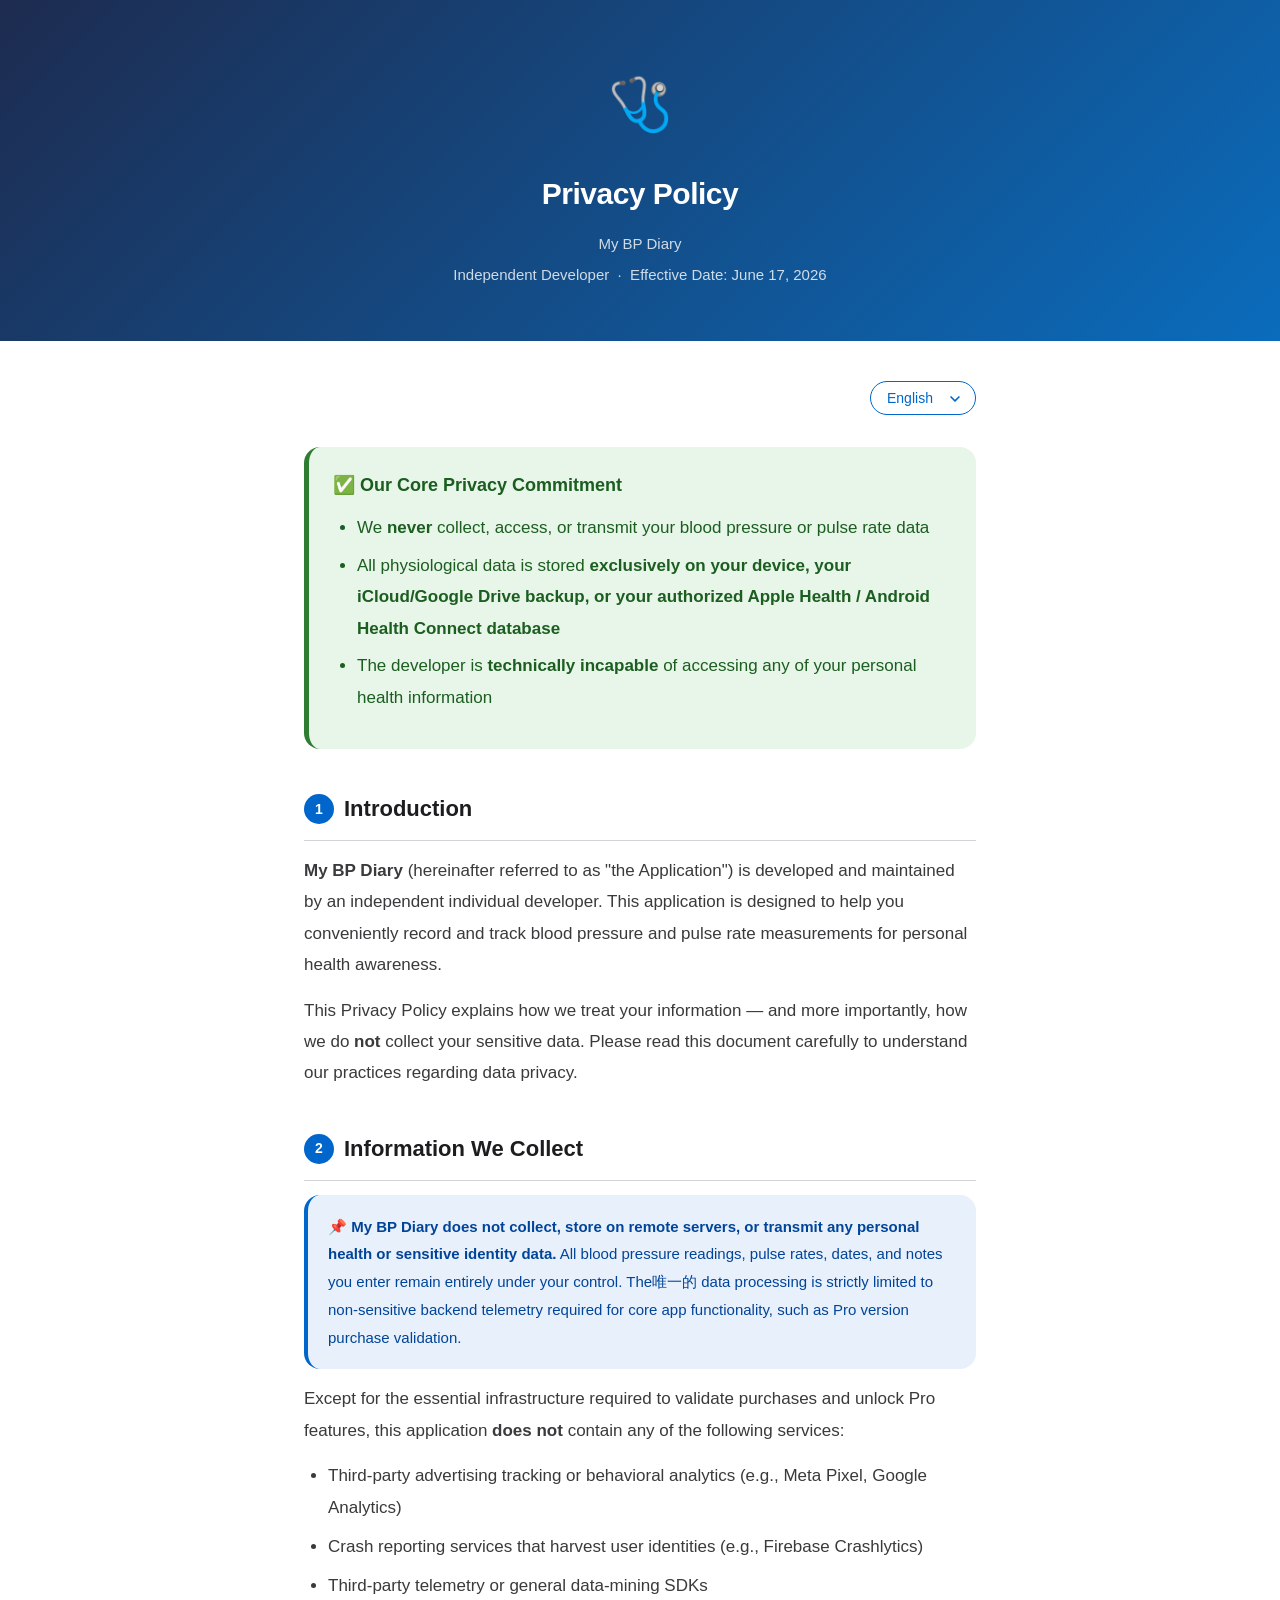
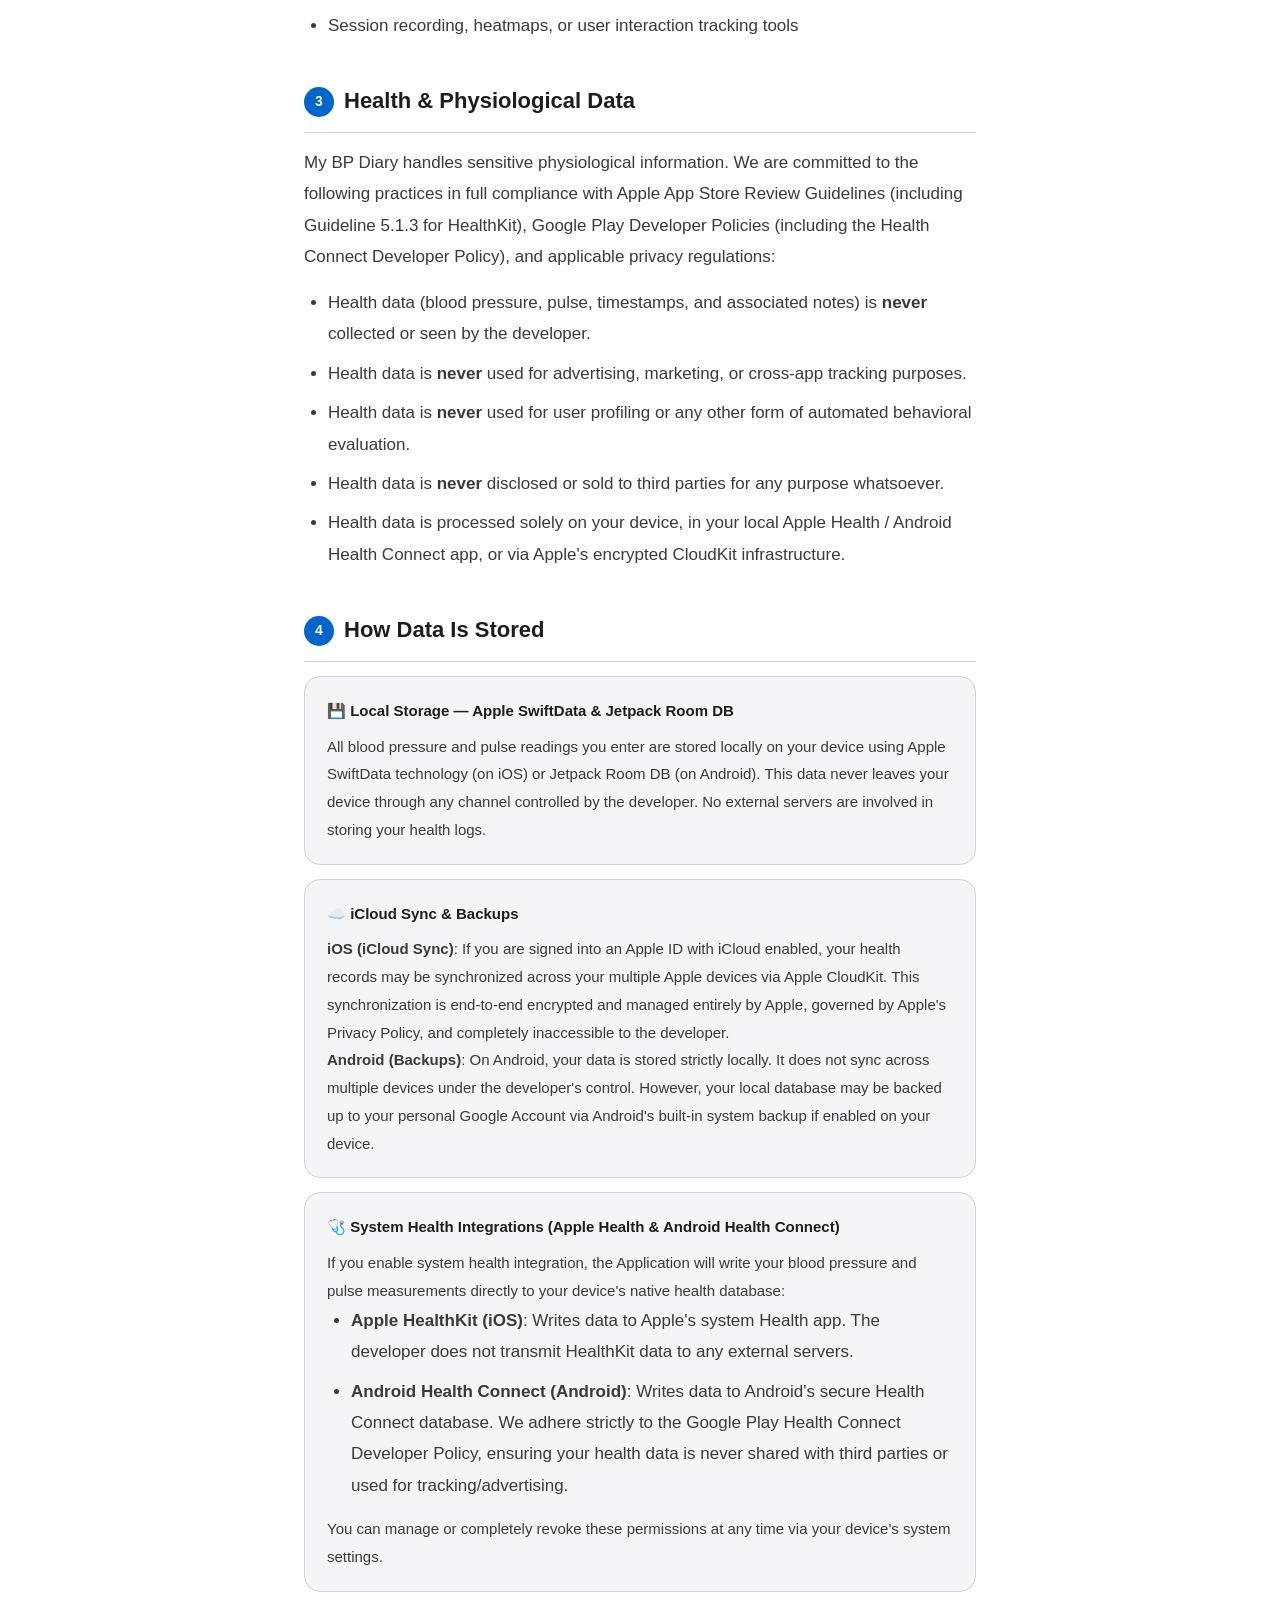
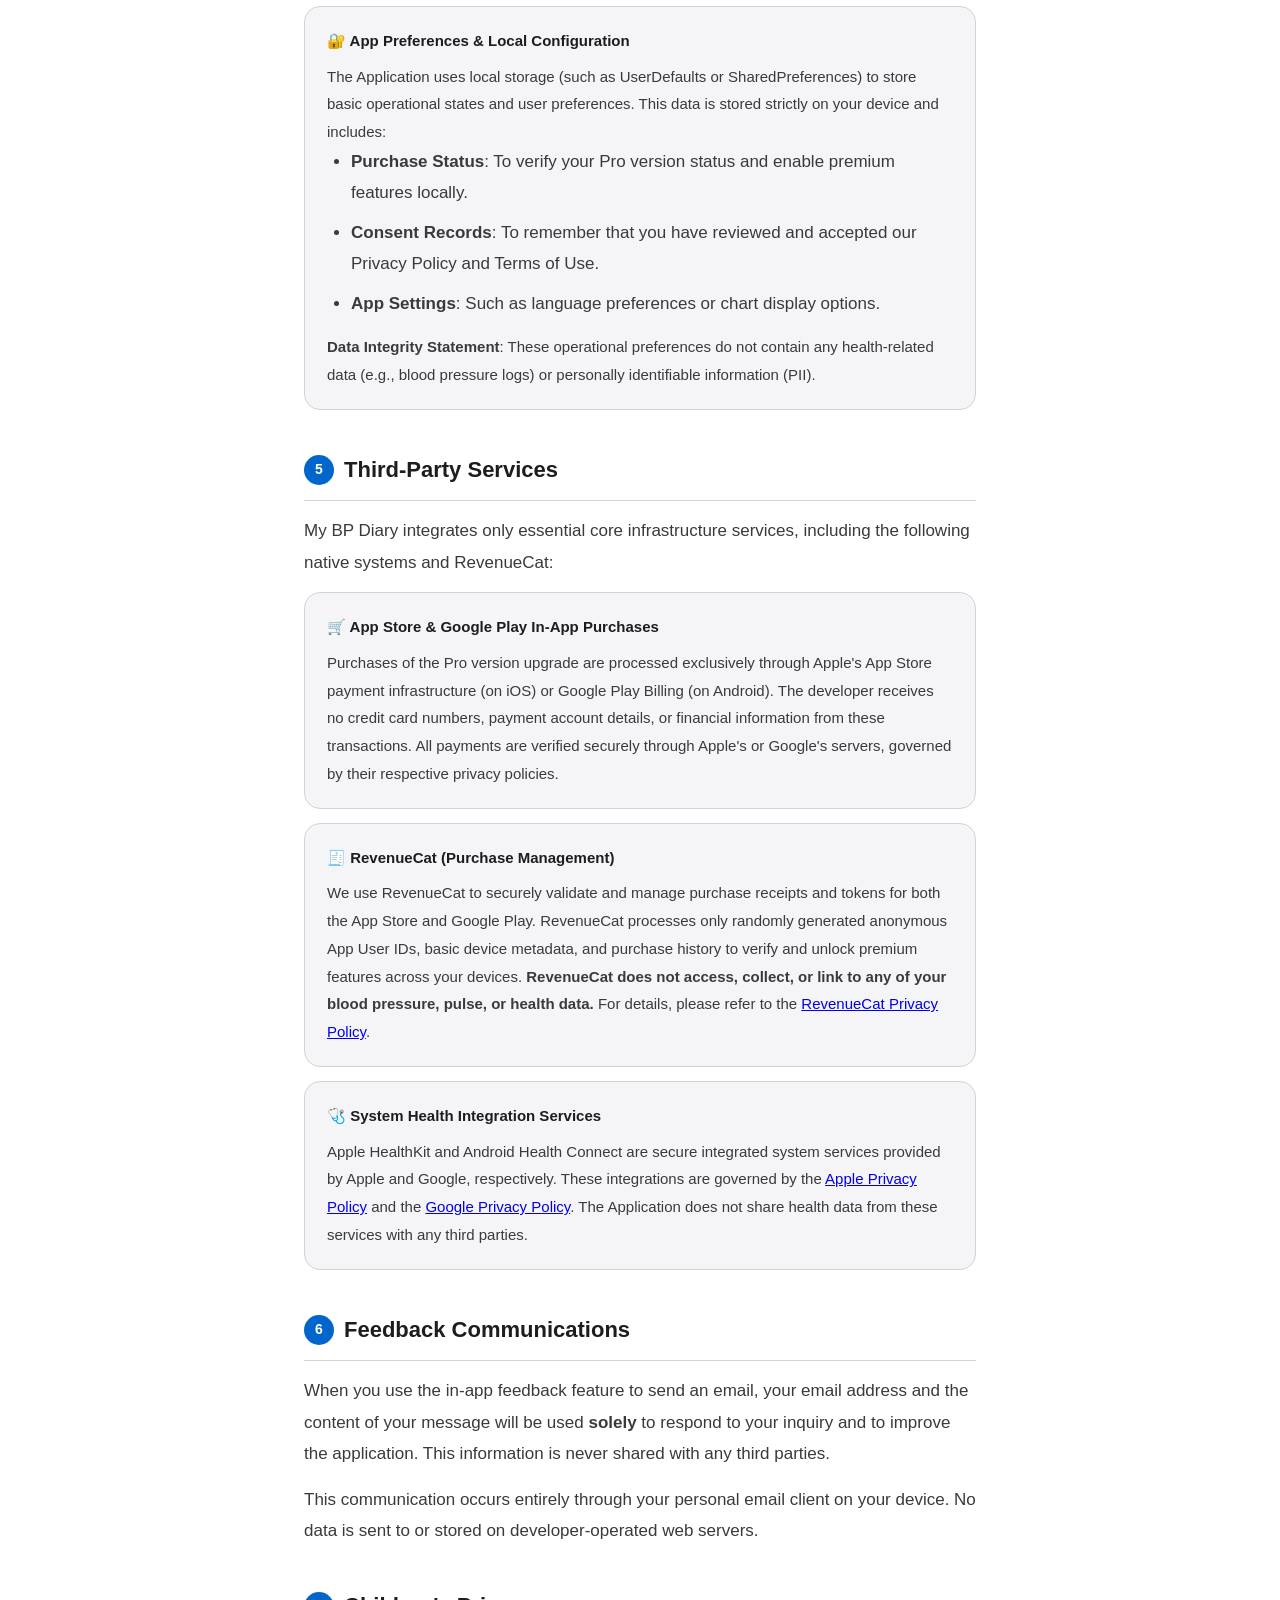
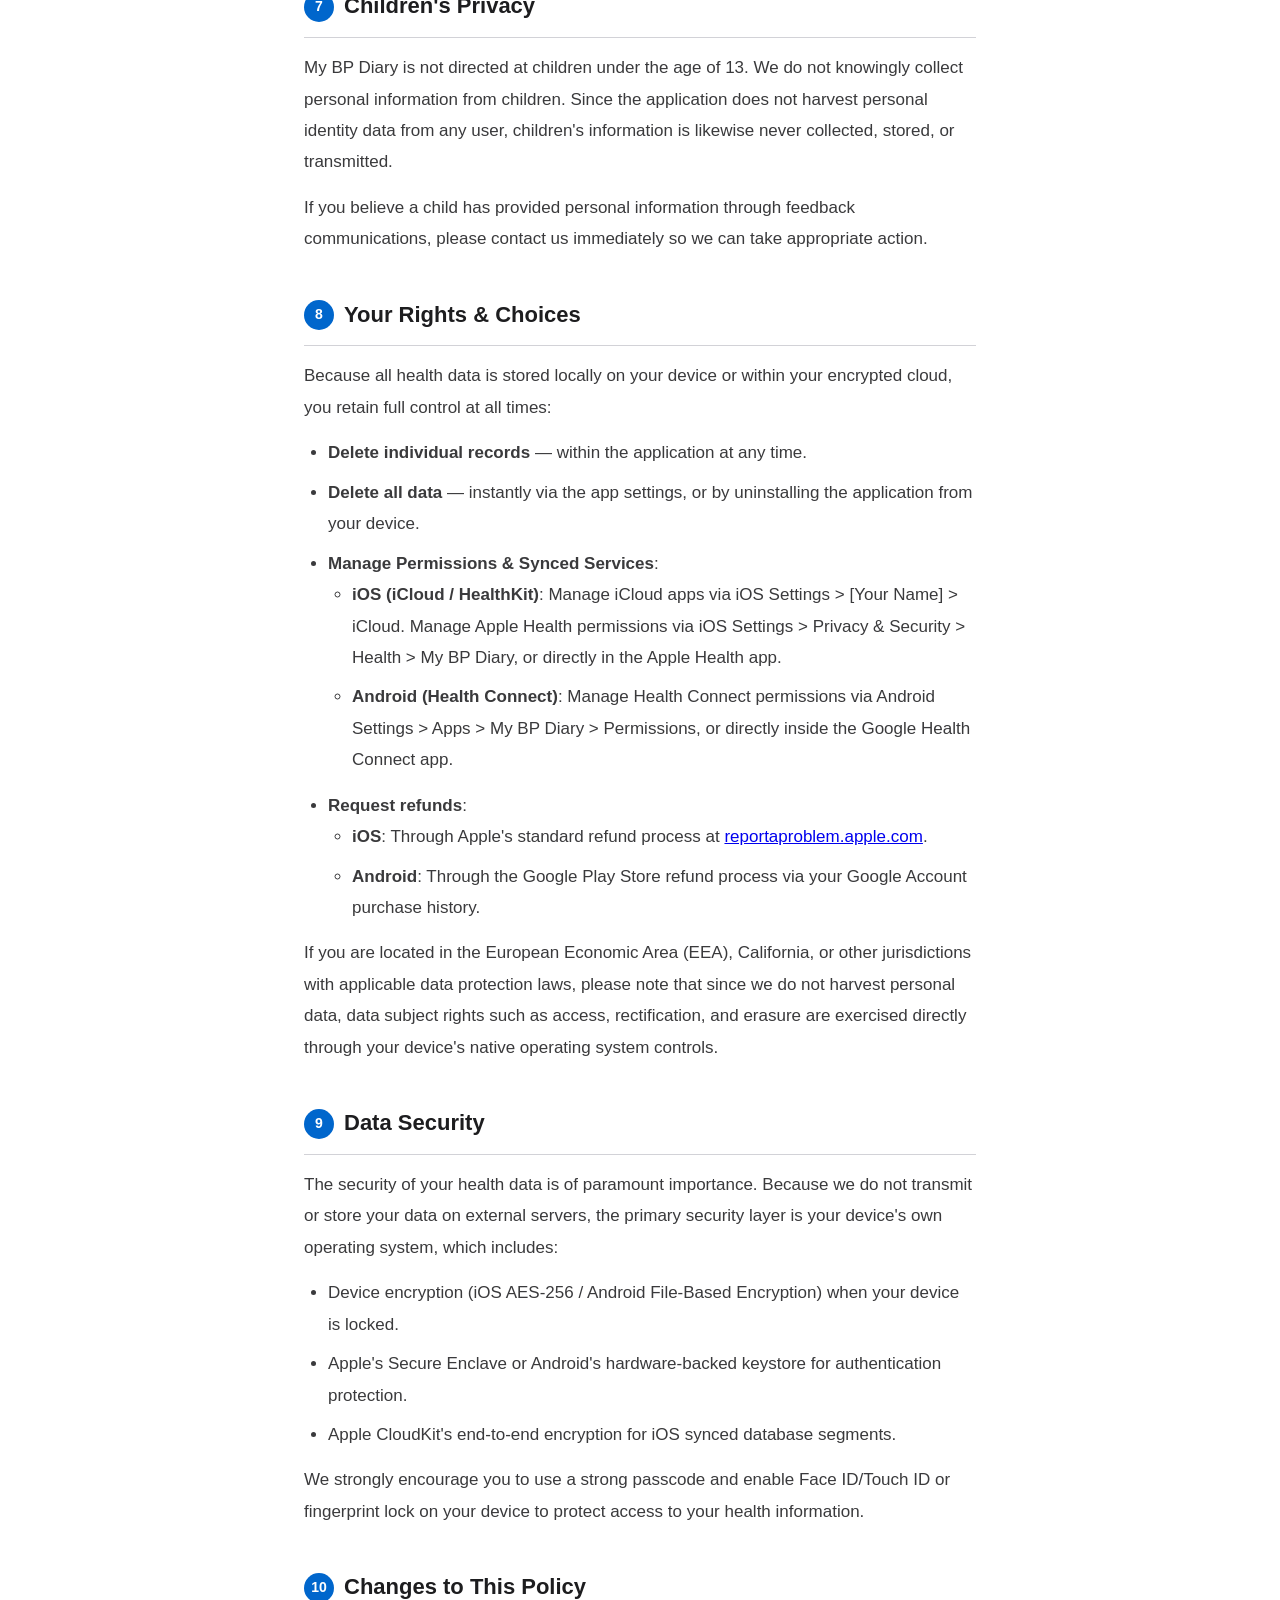
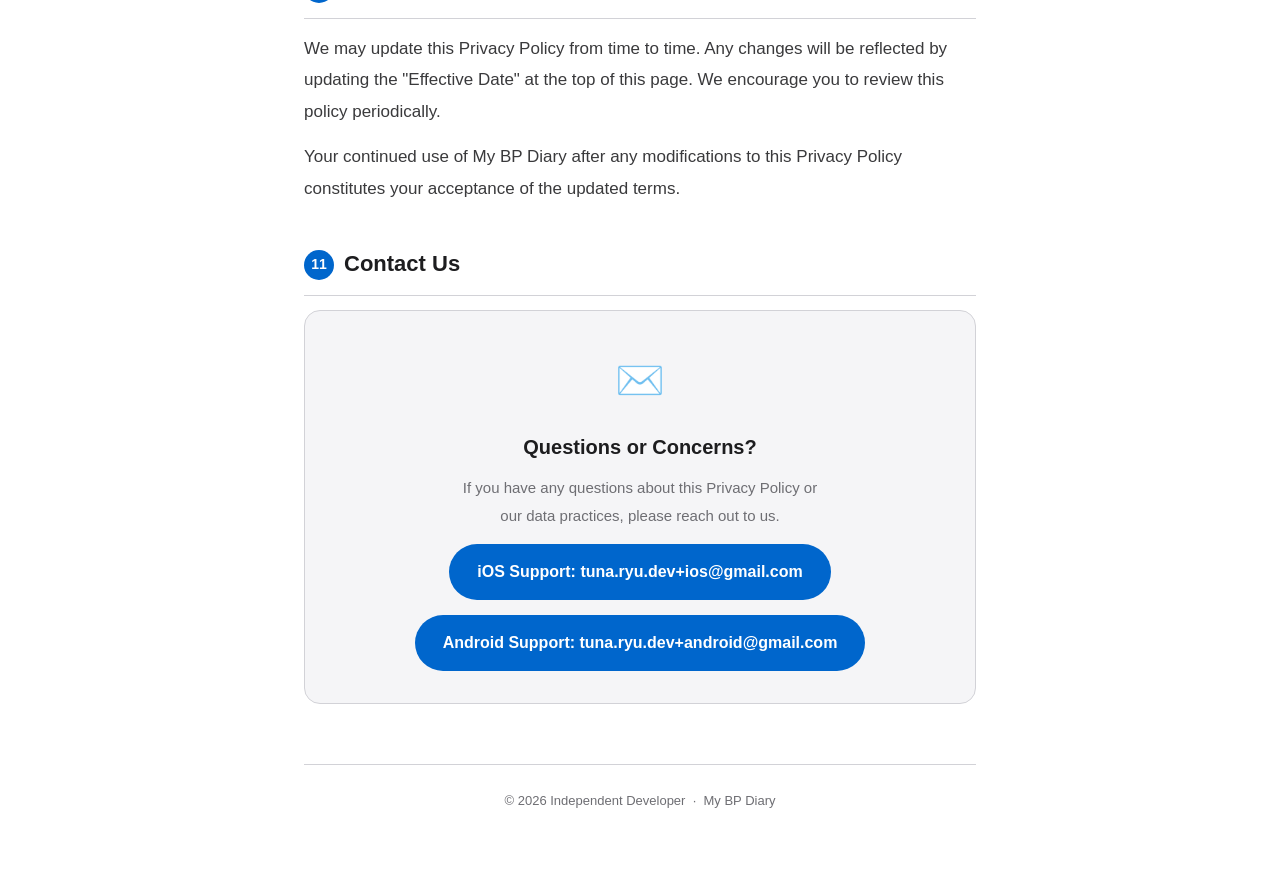
<file: bptracker/privacy-policy/index.html>
<!DOCTYPE html>
<html>
<head>
  <meta charset="UTF-8">
  <meta name="viewport" content="width=device-width, initial-scale=1.0">
  <title>Privacy Policy – My BP Diary</title>
  <link rel="stylesheet" href="../main.css">
  <style>
    body {
      display: flex;
      flex-direction: column;
      min-height: 100vh;
      justify-content: center;
      align-items: center;
      background-color: var(--surface);
    }
    .landing-card {
      background: white;
      padding: 40px;
      border-radius: var(--radius);
      box-shadow: 0 4px 24px rgba(0,0,0,0.05);
      text-align: center;
      max-width: 400px;
      width: 90%;
    }
    .landing-card h1 {
      margin-bottom: 24px;
      color: var(--text-h);
      font-size: 24px;
    }
    .lang-buttons {
      display: grid;
      gap: 12px;
    }
    .lang-item {
      display: block;
      padding: 14px;
      border: 1px solid var(--border);
      border-radius: 12px;
      text-decoration: none;
      color: var(--text-body);
      font-weight: 500;
      transition: all 0.2s;
    }
    .lang-item:hover {
      border-color: var(--accent);
      background: var(--accent-bg);
      color: var(--accent);
    }
    #redirect-msg {
      margin-top: 20px;
      font-size: 14px;
      color: var(--text-muted);
    }
  </style>
  <script>
    window.addEventListener('DOMContentLoaded', () => {
      const lang = (navigator.language || navigator.userLanguage || 'en').toLowerCase();
      // Only auto-redirect if there's no manual override hash
      if (!window.location.hash) {
        if (lang.startsWith('zh')) {
          window.location.replace('privacy-zh.html');
        } else {
          // Default to English if not Chinese
          window.location.replace('privacy-en.html');
        }
      }
    });
  </script>
</head>
<body>
  <div class="landing-card">
    <h1>My BP Diary</h1>
    <p style="margin-bottom: 24px; color: var(--text-muted);">Please select your language<br>請選擇您的語言</p>
    
    <div class="lang-buttons">
      <a href="privacy-en.html" class="lang-item">English (US)</a>
      <a href="privacy-zh.html" class="lang-item">繁體中文 (台灣)</a>
    </div>

    <p id="redirect-msg">Detecting language...</p>
  </div>
</body>
</html>
</file>
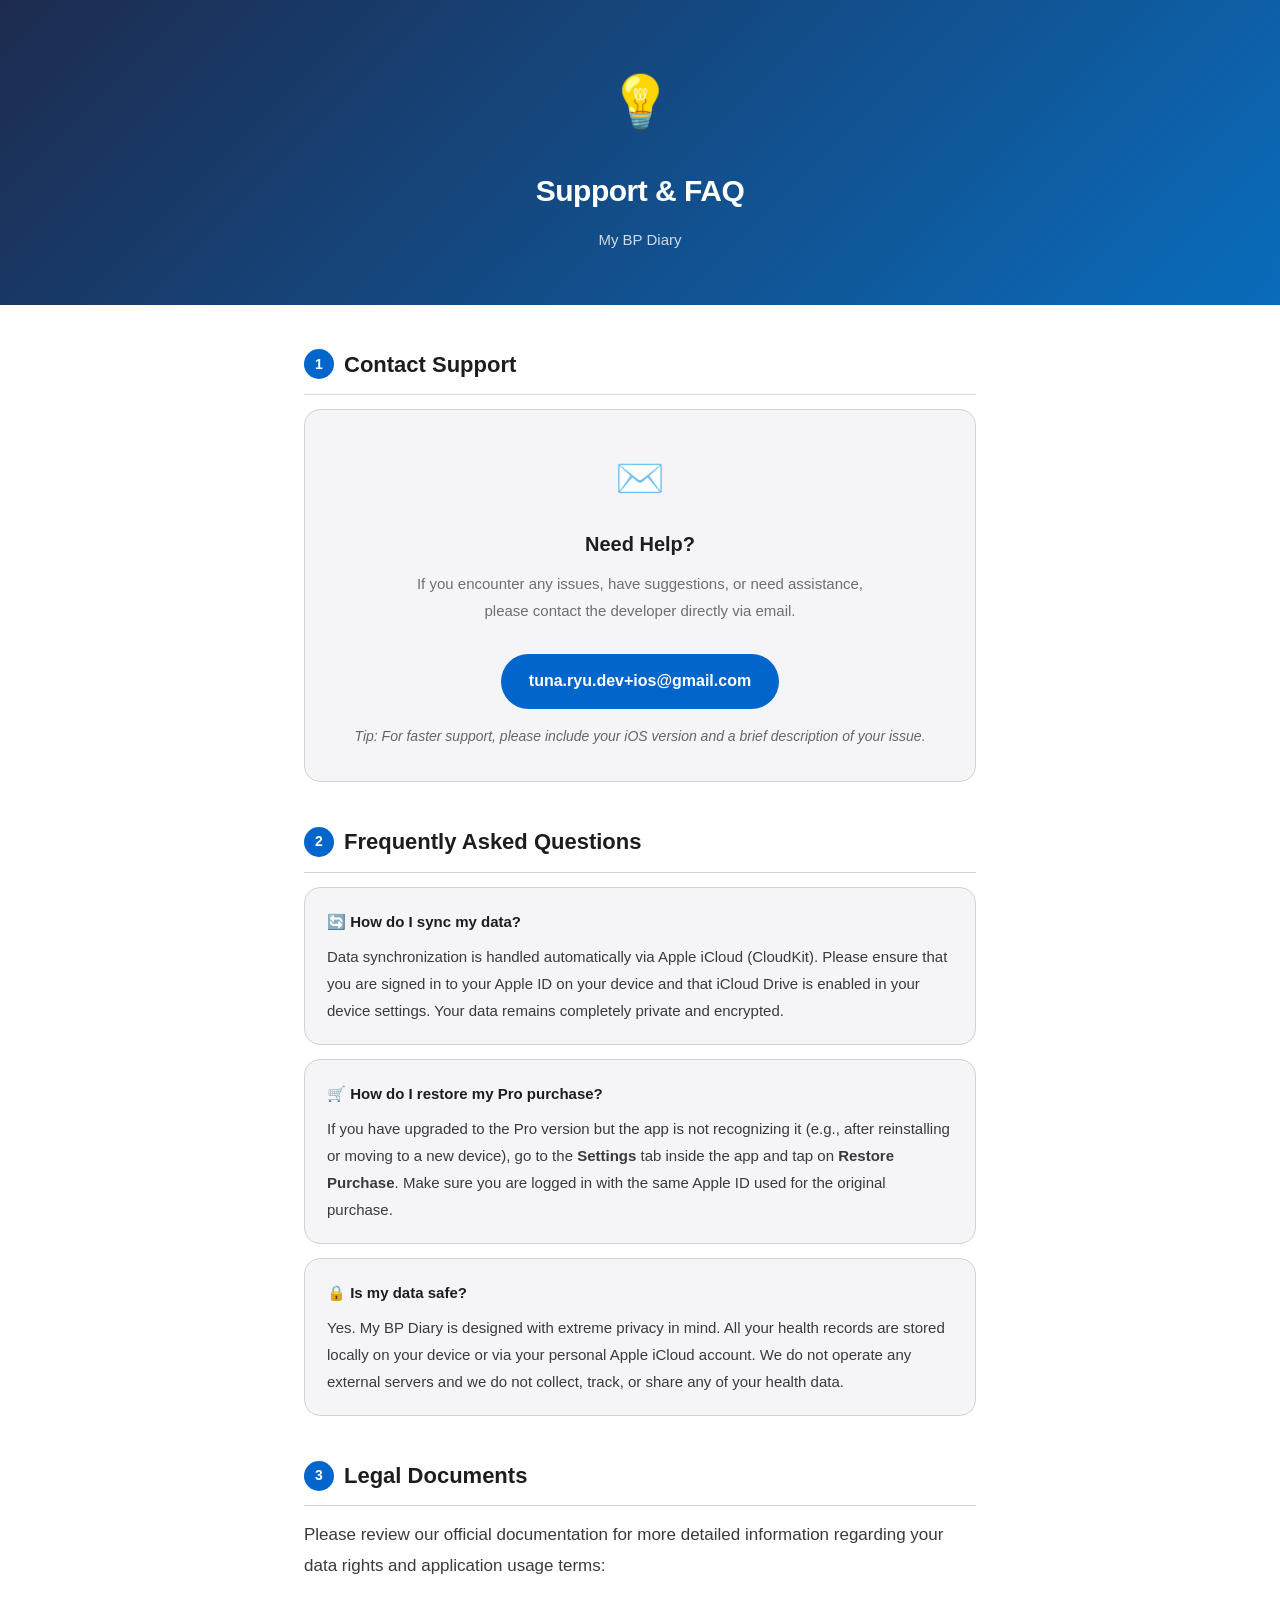
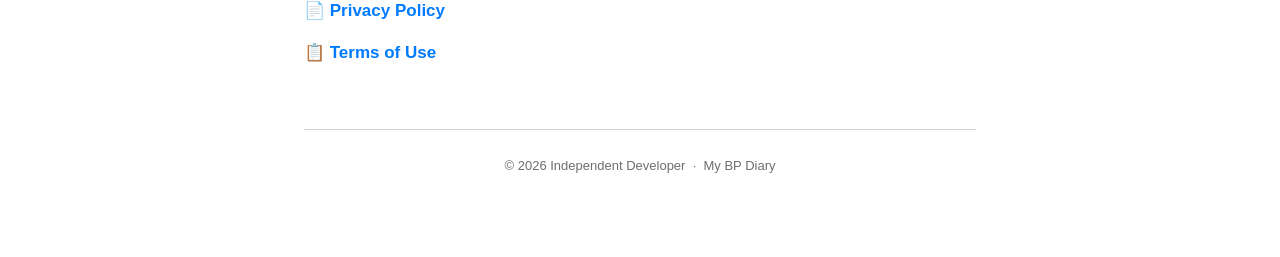
<file: bptracker/support/index.html>
<!DOCTYPE html>
<html lang="en">
<head>
  <meta charset="UTF-8">
  <meta name="viewport" content="width=device-width, initial-scale=1.0">
  <title>Support & FAQ — My BP Diary</title>
  <link rel="stylesheet" href="../main.css">
</head>
<body>

<!-- Hero -->
<div class="hero">
  <span class="icon">💡</span>
  <h1>Support &amp; FAQ</h1>
  <p>My BP Diary</p>
</div>

<div class="container">

  <!-- General Support Contact -->
  <section>
    <h2><span class="num">1</span>Contact Support</h2>
    <div class="contact-block">
      <div class="contact-icon">✉️</div>
      <h3>Need Help?</h3>
      <p>If you encounter any issues, have suggestions, or need assistance,<br>please contact the developer directly via email.</p>
      <a class="email-btn" href="mailto:tuna.ryu.dev+ios@gmail.com">tuna.ryu.dev+ios@gmail.com</a>
      <p style="margin-top: 15px; font-size: 14px; color: #666;">
        <em>Tip: For faster support, please include your iOS version and a brief description of your issue.</em>
      </p>
    </div>
  </section>

  <!-- FAQ Section -->
  <section>
    <h2><span class="num">2</span>Frequently Asked Questions</h2>

    <div class="info-card">
      <p class="card-title">🔄 How do I sync my data?</p>
      <p>Data synchronization is handled automatically via Apple iCloud (CloudKit). Please ensure that you are signed in to your Apple ID on your device and that iCloud Drive is enabled in your device settings. Your data remains completely private and encrypted.</p>
    </div>

    <div class="info-card">
      <p class="card-title">🛒 How do I restore my Pro purchase?</p>
      <p>If you have upgraded to the Pro version but the app is not recognizing it (e.g., after reinstalling or moving to a new device), go to the <strong>Settings</strong> tab inside the app and tap on <strong>Restore Purchase</strong>. Make sure you are logged in with the same Apple ID used for the original purchase.</p>
    </div>

    <div class="info-card">
      <p class="card-title">🔒 Is my data safe?</p>
      <p>Yes. My BP Diary is designed with extreme privacy in mind. All your health records are stored locally on your device or via your personal Apple iCloud account. We do not operate any external servers and we do not collect, track, or share any of your health data.</p>
    </div>
  </section>

  <!-- Legal Links -->
  <section>
    <h2><span class="num">3</span>Legal Documents</h2>
    <p>Please review our official documentation for more detailed information regarding your data rights and application usage terms:</p>
    <ul style="list-style-type: none; padding-left: 0;">
      <li style="margin-bottom: 12px;">
        <a href="../privacy-policy/privacy-en.html" style="color: #007aff; text-decoration: none; font-weight: bold;">
          📄 Privacy Policy 
        </a>
      </li>
      <li>
        <a href="../terms/terms-en.html" style="color: #007aff; text-decoration: none; font-weight: bold;">
          📋 Terms of Use
        </a>
      </li>
    </ul>
  </section>

  <footer>
    <p>© 2026 Independent Developer &nbsp;·&nbsp; My BP Diary</p>
  </footer>

</div><!-- /container -->
</body>
</html>
</file>
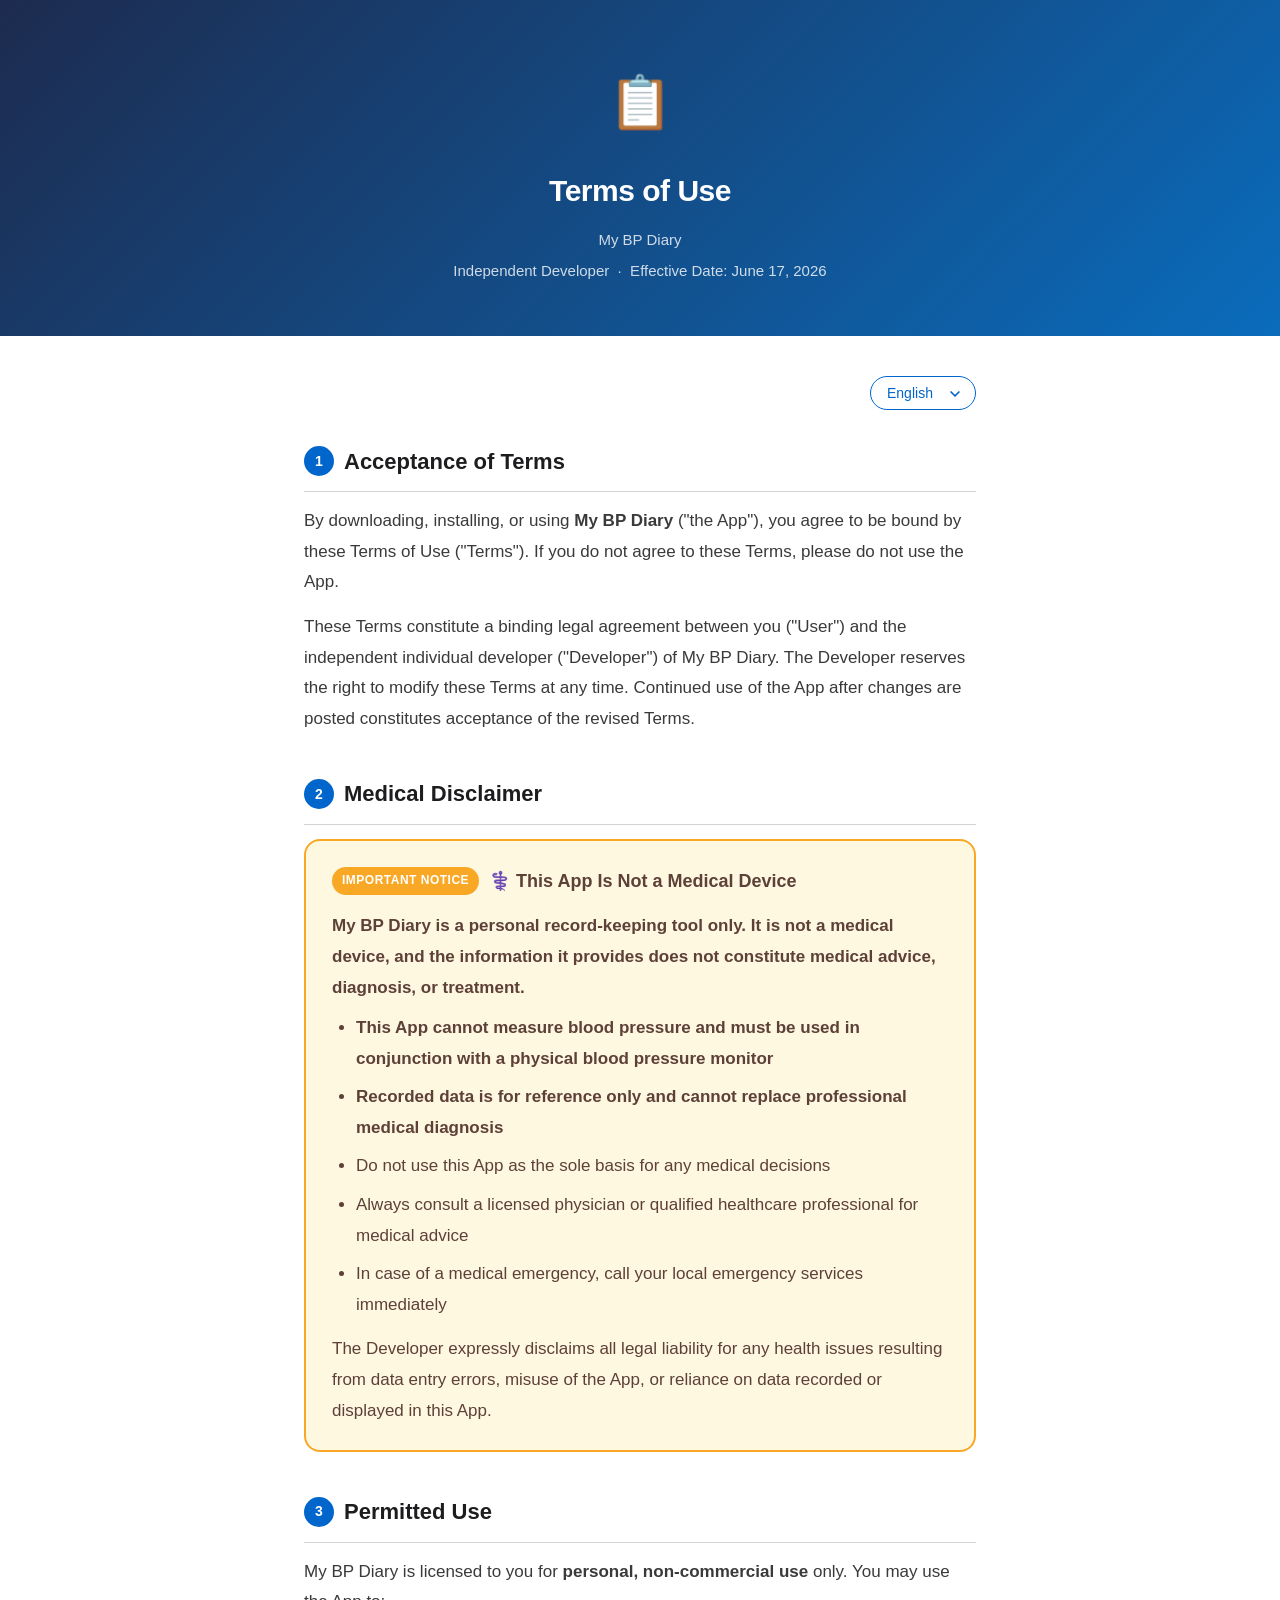
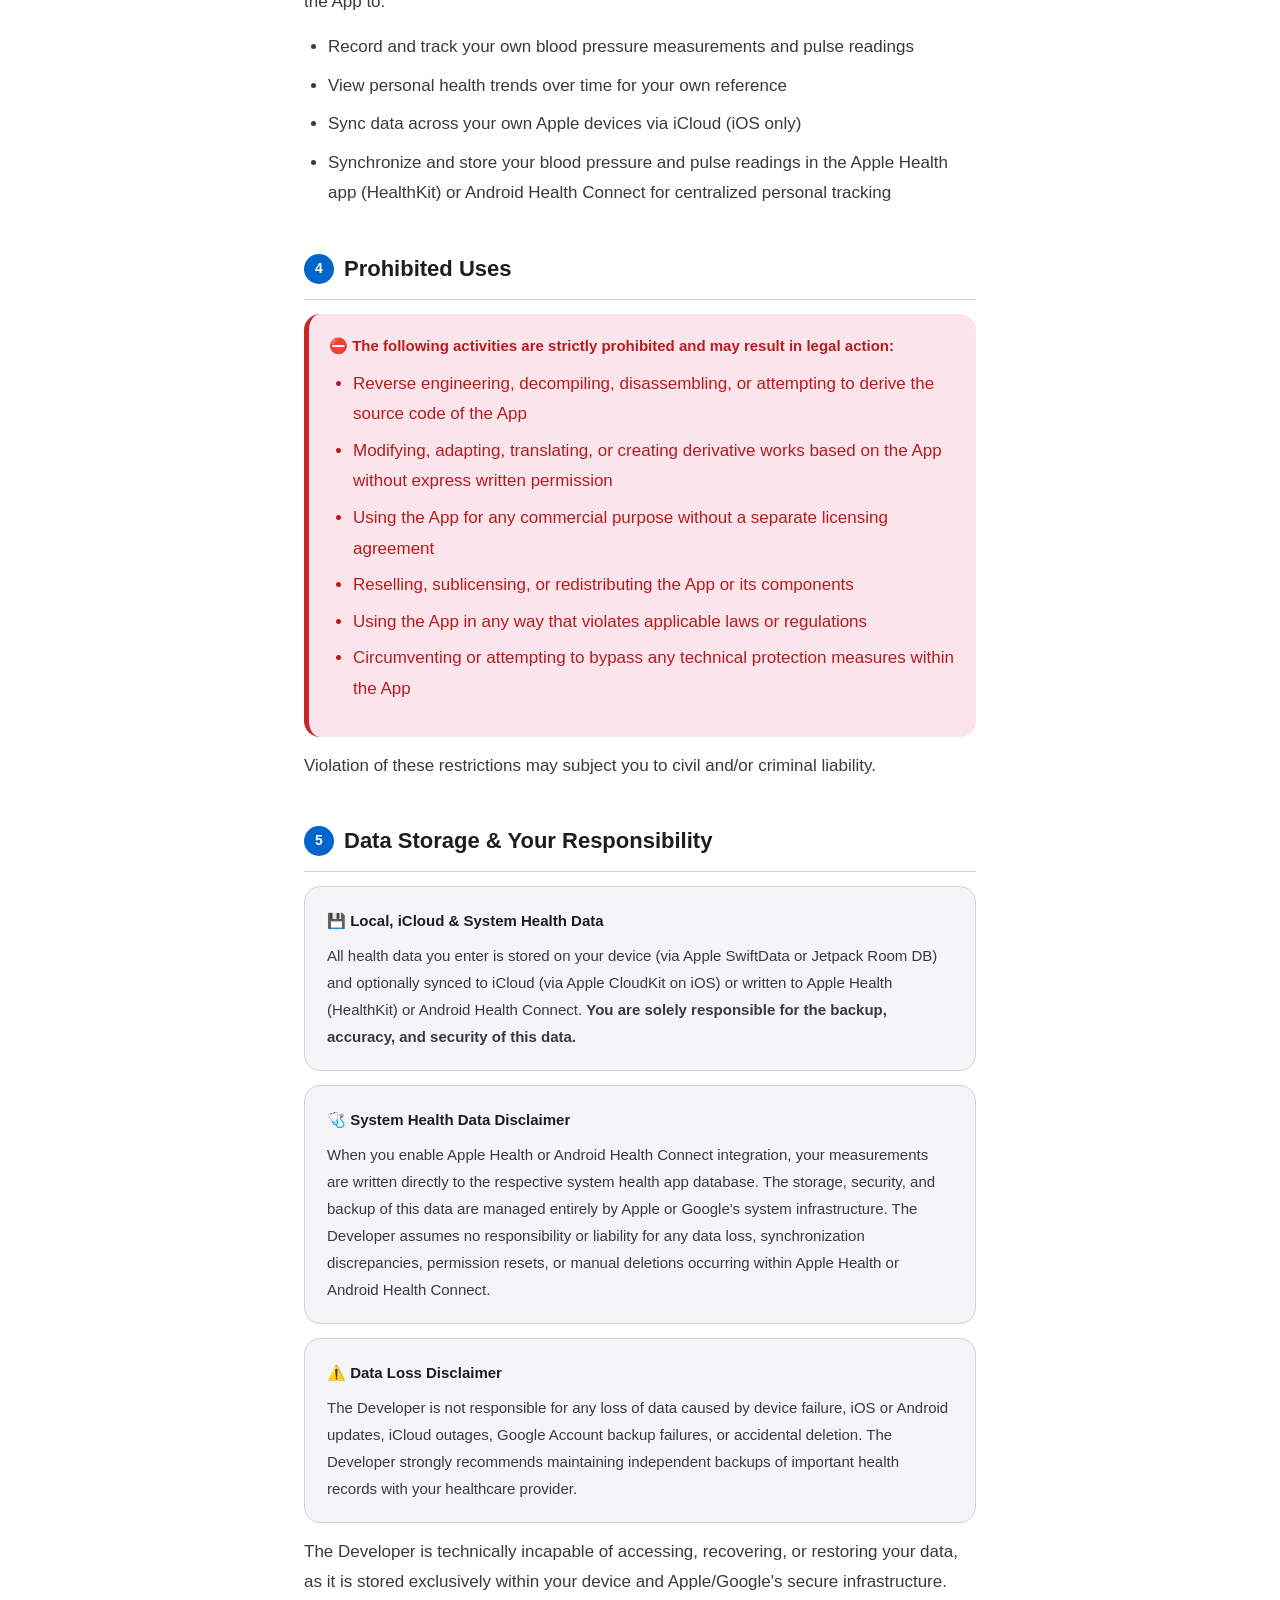
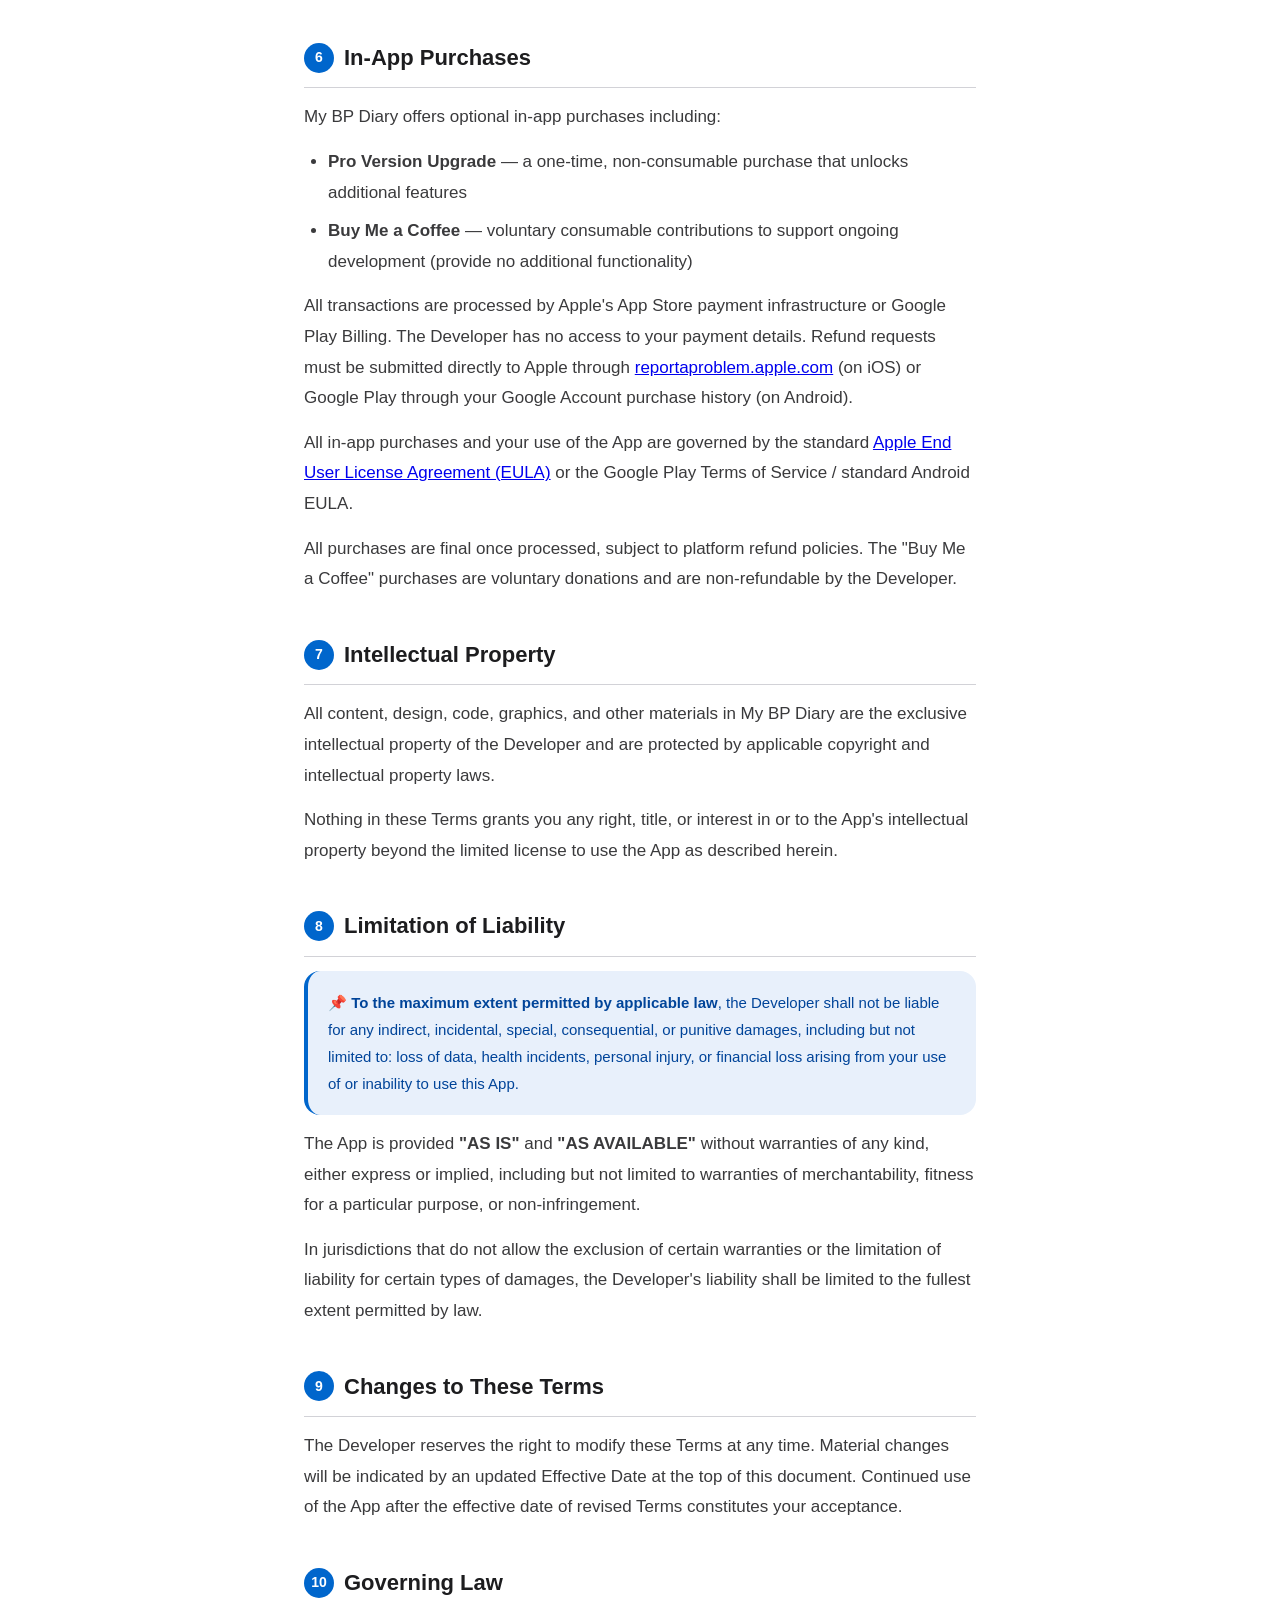
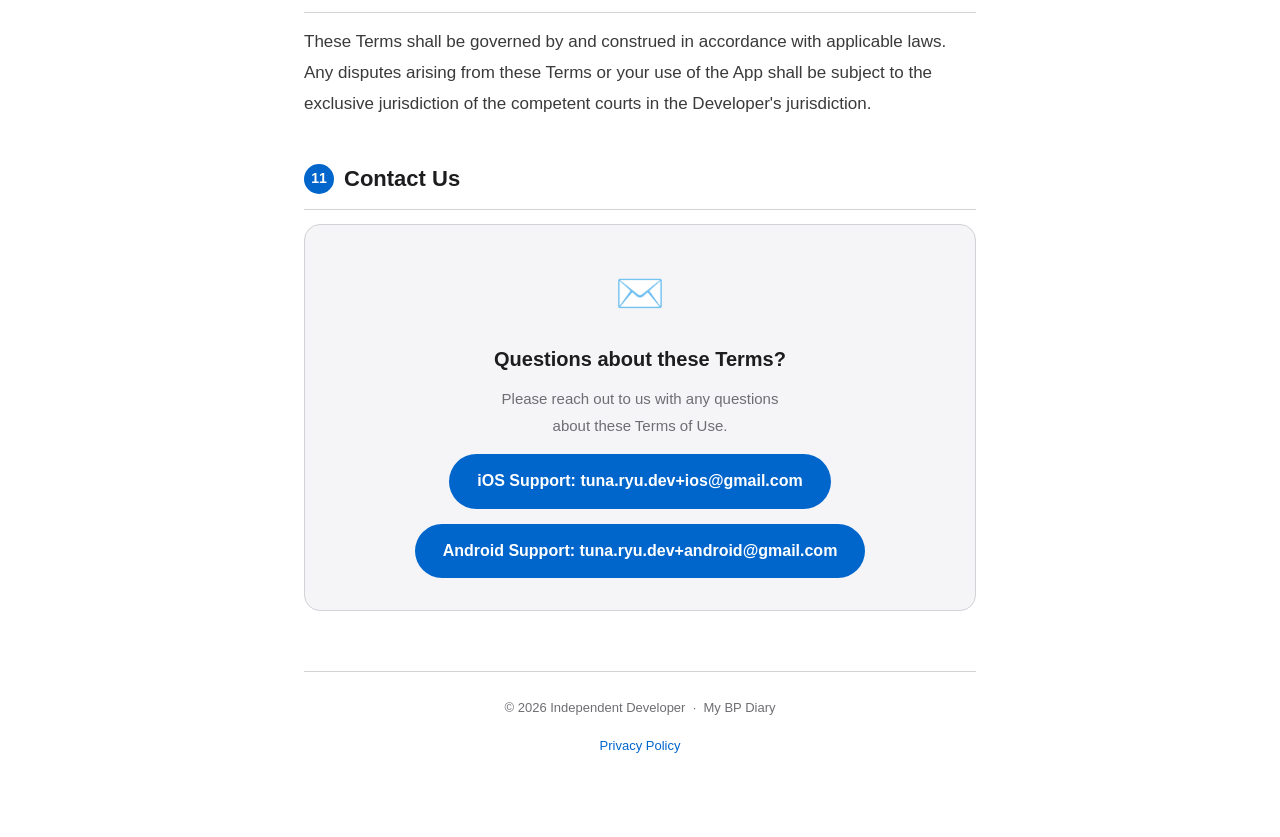
<file: bptracker/terms/index.html>
<!DOCTYPE html>
<html>
<head>
  <meta charset="UTF-8">
  <meta name="viewport" content="width=device-width, initial-scale=1.0">
  <title>Terms of Use – My BP Diary</title>
  <link rel="stylesheet" href="../main.css">
  <style>
    body {
      display: flex;
      flex-direction: column;
      min-height: 100vh;
      justify-content: center;
      align-items: center;
      background-color: var(--surface);
    }
    .landing-card {
      background: white;
      padding: 40px;
      border-radius: var(--radius);
      box-shadow: 0 4px 24px rgba(0,0,0,0.05);
      text-align: center;
      max-width: 400px;
      width: 90%;
    }
    .landing-card h1 { margin-bottom: 24px; color: var(--text-h); font-size: 24px; }
    .lang-buttons { display: grid; gap: 12px; }
    .lang-item {
      display: block;
      padding: 14px;
      border: 1px solid var(--border);
      border-radius: 12px;
      text-decoration: none;
      color: var(--text-body);
      font-weight: 500;
      transition: all 0.2s;
    }
    .lang-item:hover {
      border-color: var(--accent);
      background: var(--accent-bg);
      color: var(--accent);
    }
    #redirect-msg { margin-top: 20px; font-size: 14px; color: var(--text-muted); }
  </style>
  <script>
    window.addEventListener('DOMContentLoaded', function () {
      var lang = (navigator.language || navigator.userLanguage || 'en').toLowerCase();
      if (!window.location.hash) {
        if (lang.startsWith('zh')) {
          window.location.replace('terms-zh.html');
        } else {
          window.location.replace('terms-en.html');
        }
      }
    });
  </script>
</head>
<body>
  <div class="landing-card">
    <h1>My BP Diary</h1>
    <p style="margin-bottom: 24px; color: var(--text-muted);">Please select your language<br>請選擇您的語言</p>
    <div class="lang-buttons">
      <a href="terms-en.html" class="lang-item">English (US)</a>
      <a href="terms-zh.html" class="lang-item">繁體中文 (台灣)</a>
    </div>
    <p id="redirect-msg">Detecting language…</p>
  </div>
</body>
</html>
</file>
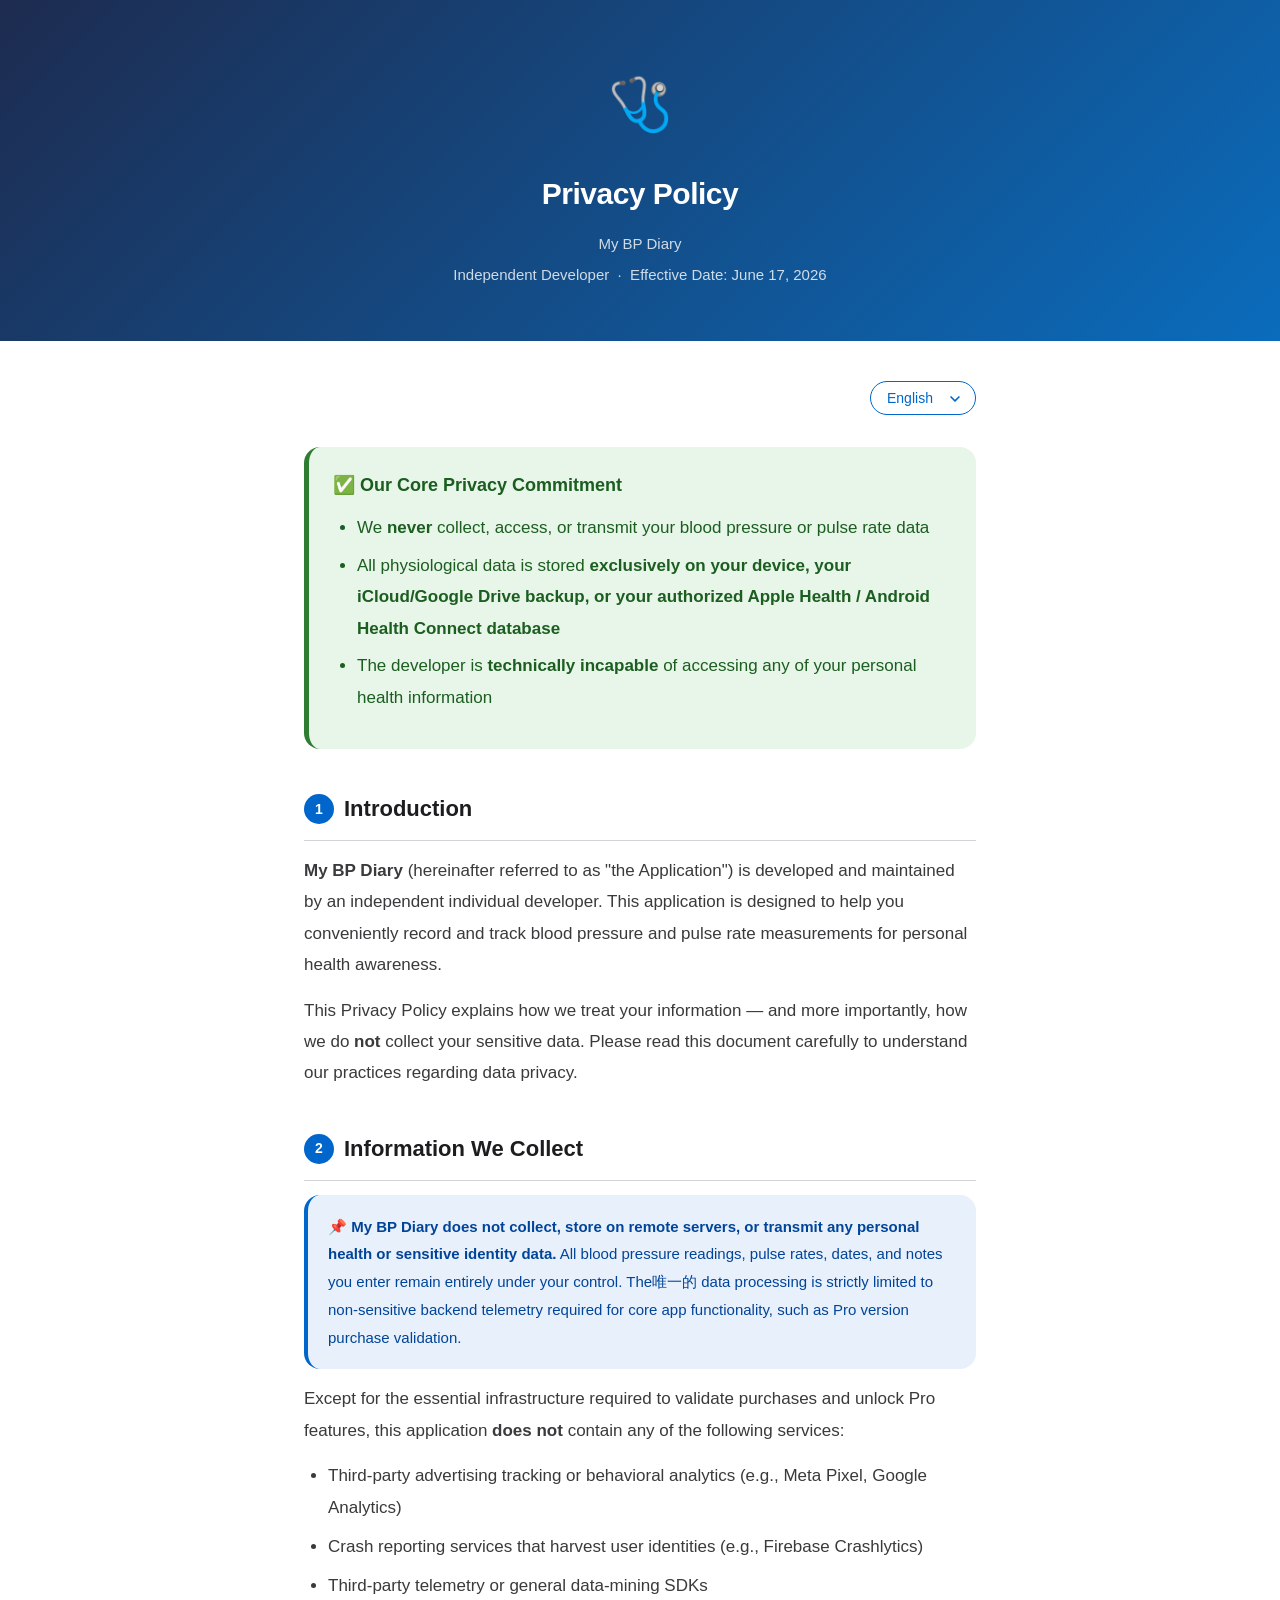
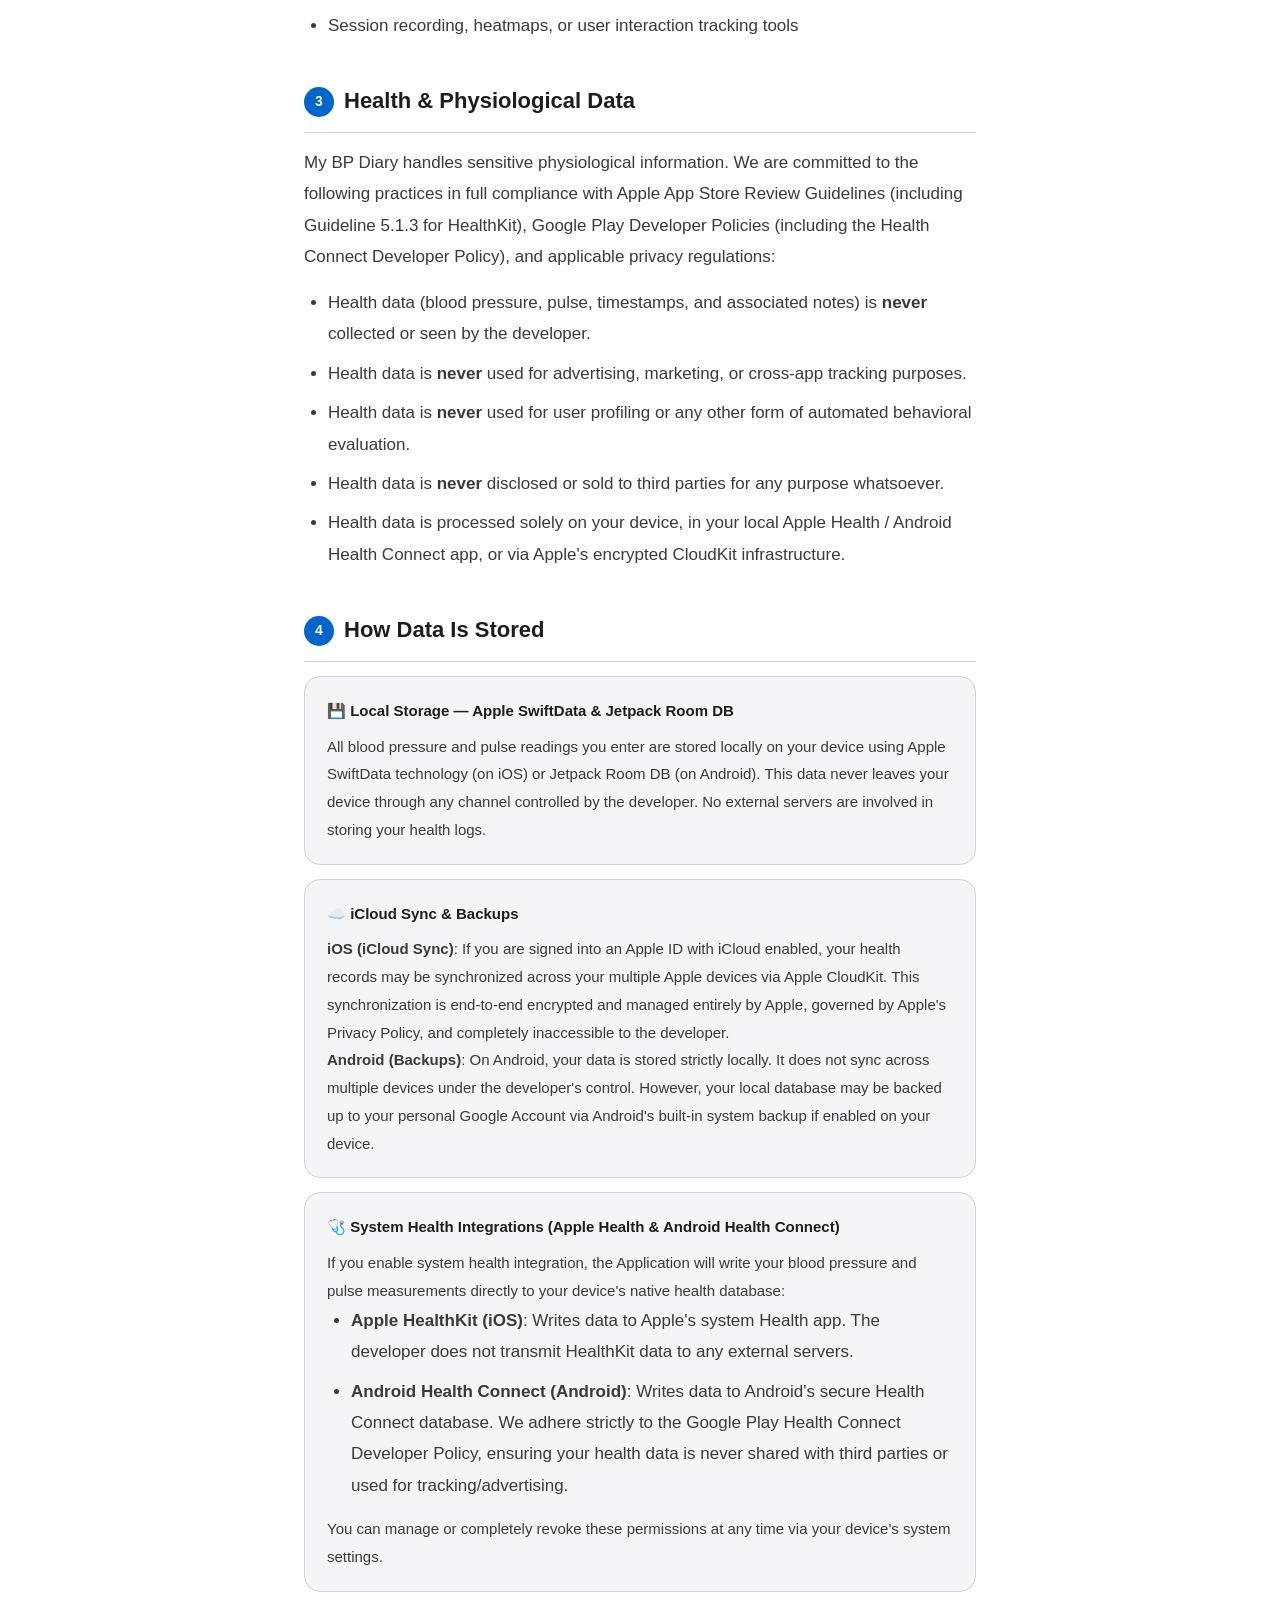
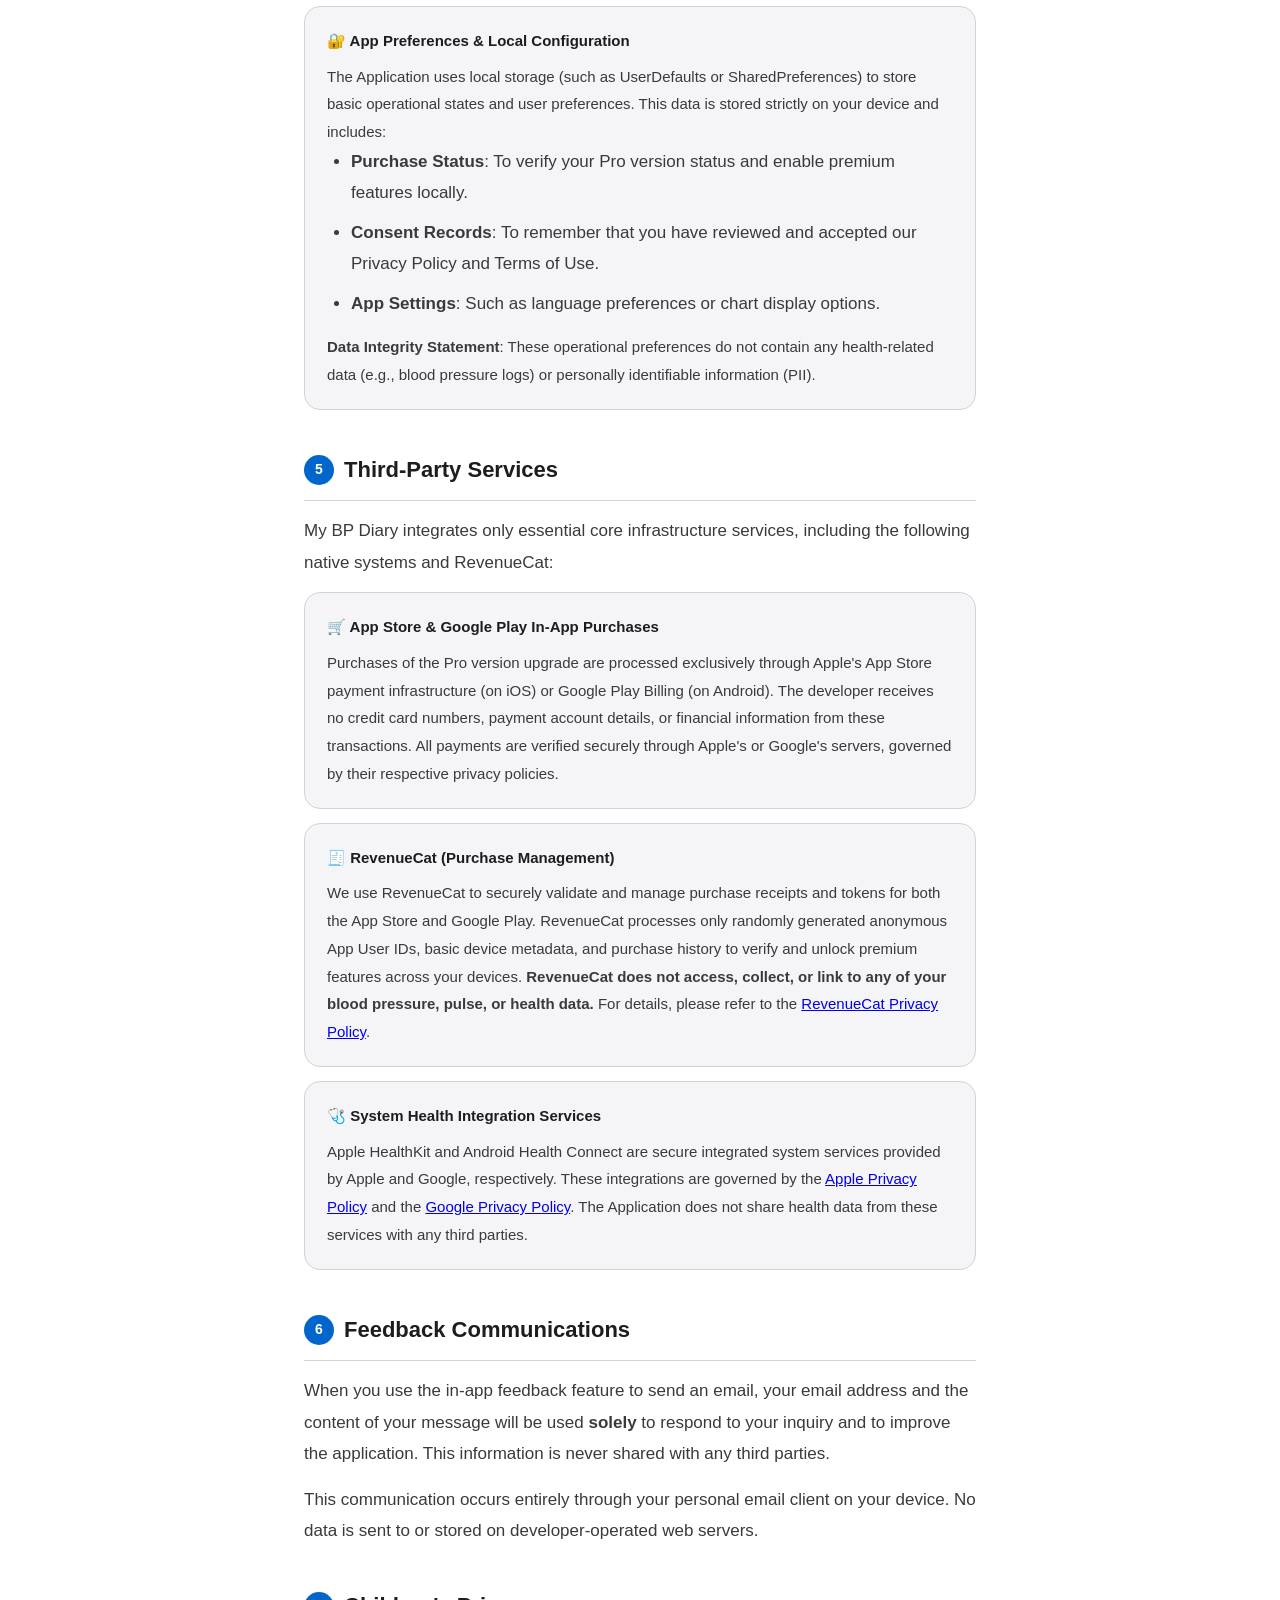
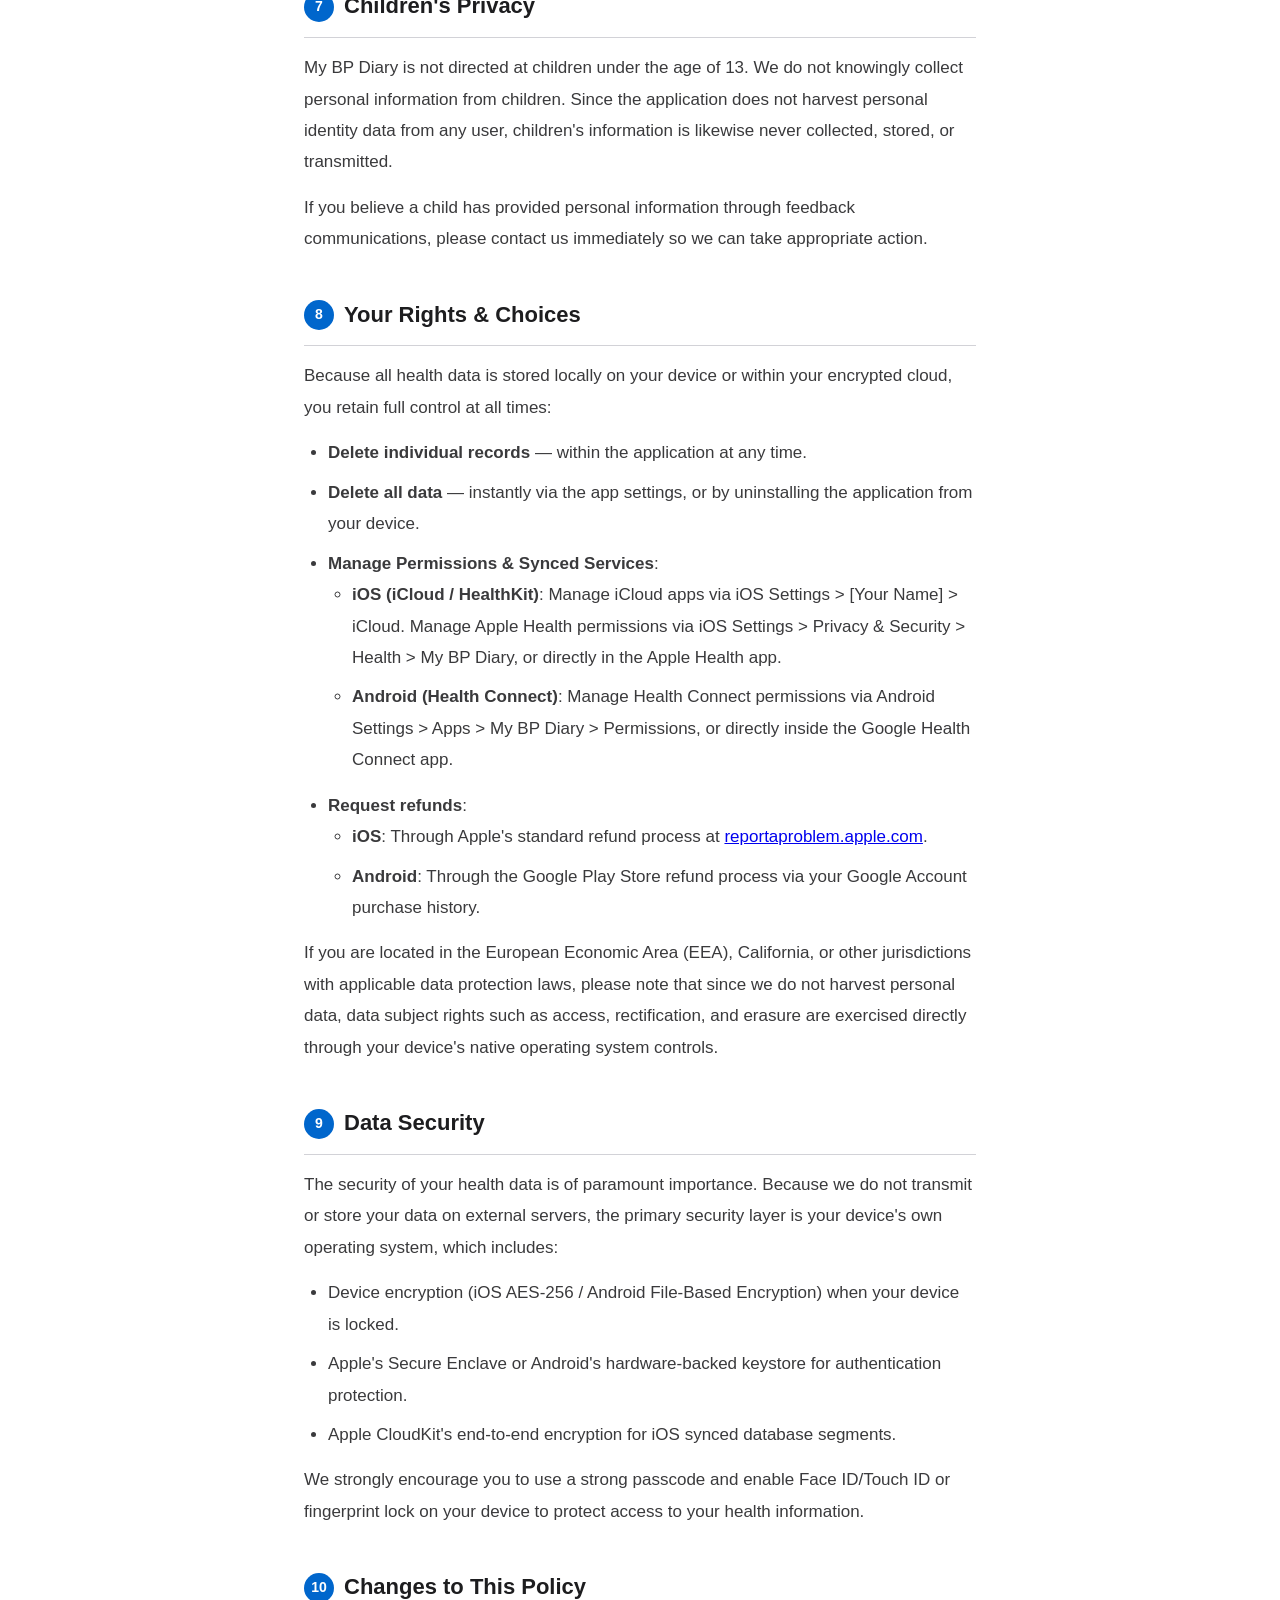
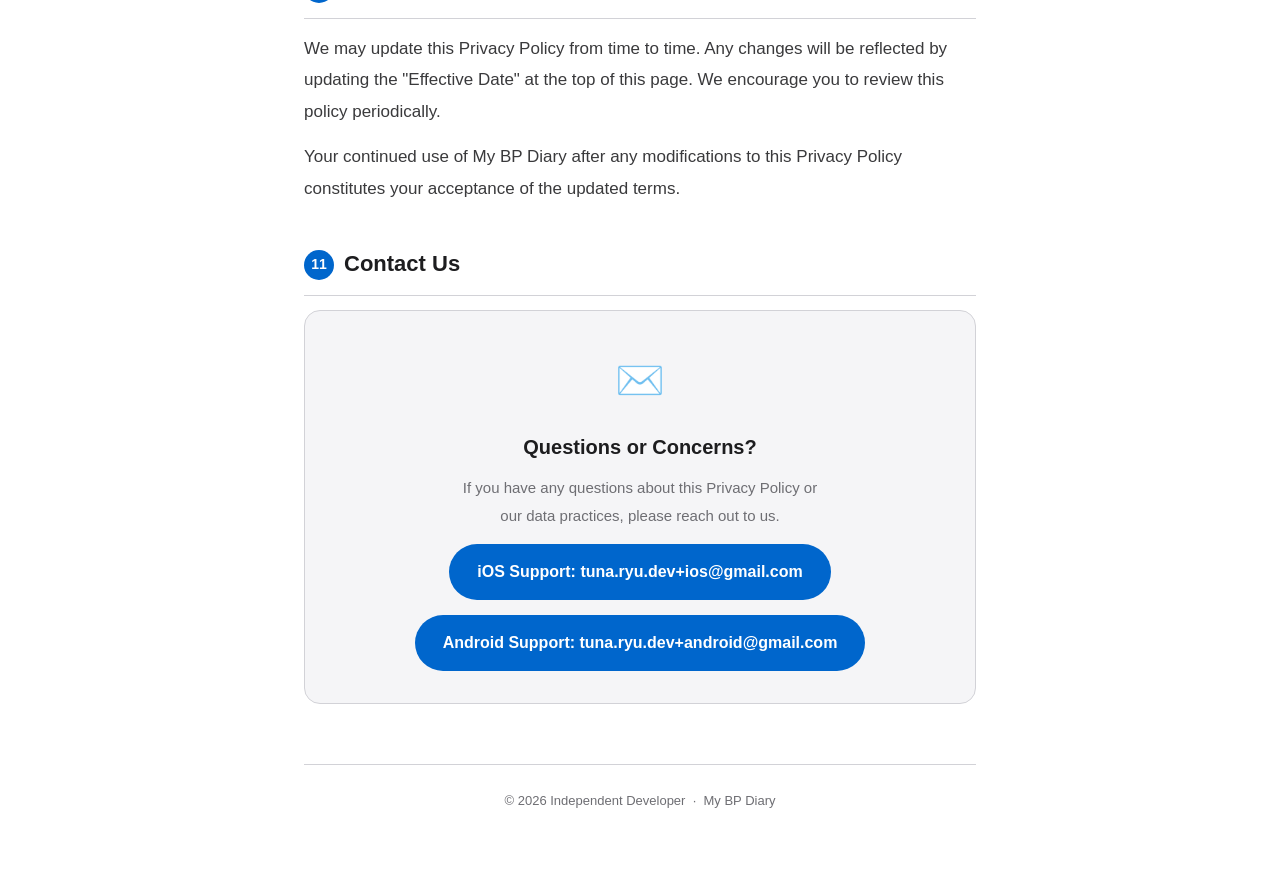
<file: bptracker/privacy-policy/privacy-en.html>
<!DOCTYPE html>
<html lang="en">
<head>
  <meta charset="UTF-8">
  <meta name="viewport" content="width=device-width, initial-scale=1.0">
  <title>Privacy Policy — My BP Diary</title>
  <link rel="stylesheet" href="../main.css">
  <style>
    body {
      font-family: -apple-system, BlinkMacSystemFont, 'Segoe UI', Roboto, Helvetica, Arial, sans-serif;
      font-size: 17px;
      line-height: 1.85;
    }
  </style>
</head>
<body>

<div class="hero">
  <span class="icon">🩺</span>
  <h1>Privacy Policy</h1>
  <p>My BP Diary</p>
  <p>Independent Developer &nbsp;·&nbsp; Effective Date: June 17, 2026</p>
</div>

<div class="container">

  <div class="lang-selector-container">
    <select class="lang-dropdown" onchange="window.location.href=this.value">
      <option value="privacy-en.html" selected>English</option>
      <option value="privacy-zh.html">繁體中文</option>
    </select>
  </div>

  <div class="guarantee">
    <p class="g-title">✅ Our Core Privacy Commitment</p>
    <ul>
      <li>We <strong>never</strong> collect, access, or transmit your blood pressure or pulse rate data</li>
      <li>All physiological data is stored <strong>exclusively on your device, your iCloud/Google Drive backup, or your authorized Apple Health / Android Health Connect database</strong></li>
      <li>The developer is <strong>technically incapable</strong> of accessing any of your personal health information</li>
    </ul>
  </div>

  <section>
    <h2><span class="num">1</span>Introduction</h2>
    <p><strong>My BP Diary</strong> (hereinafter referred to as "the Application") is developed and maintained by an independent individual developer. This application is designed to help you conveniently record and track blood pressure and pulse rate measurements for personal health awareness.</p>
    <p>This Privacy Policy explains how we treat your information — and more importantly, how we do <strong>not</strong> collect your sensitive data. Please read this document carefully to understand our practices regarding data privacy.</p>
  </section>

  <section>
    <h2><span class="num">2</span>Information We Collect</h2>
    <div class="callout">
      <p>📌 <strong>My BP Diary does not collect, store on remote servers, or transmit any personal health or sensitive identity data.</strong> All blood pressure readings, pulse rates, dates, and notes you enter remain entirely under your control. The唯一的 data processing is strictly limited to non-sensitive backend telemetry required for core app functionality, such as Pro version purchase validation.</p>
    </div>
    <p>Except for the essential infrastructure required to validate purchases and unlock Pro features, this application <strong>does not</strong> contain any of the following services:</p>
    <ul>
      <li>Third-party advertising tracking or behavioral analytics (e.g., Meta Pixel, Google Analytics)</li>
      <li>Crash reporting services that harvest user identities (e.g., Firebase Crashlytics)</li>
      <li>Third-party telemetry or general data-mining SDKs</li>
      <li>Session recording, heatmaps, or user interaction tracking tools</li>
    </ul>
  </section>

  <section>
    <h2><span class="num">3</span>Health &amp; Physiological Data</h2>
    <p>My BP Diary handles sensitive physiological information. We are committed to the following practices in full compliance with Apple App Store Review Guidelines (including Guideline 5.1.3 for HealthKit), Google Play Developer Policies (including the Health Connect Developer Policy), and applicable privacy regulations:</p>
    <ul>
      <li>Health data (blood pressure, pulse, timestamps, and associated notes) is <strong>never</strong> collected or seen by the developer.</li>
      <li>Health data is <strong>never</strong> used for advertising, marketing, or cross-app tracking purposes.</li>
      <li>Health data is <strong>never</strong> used for user profiling or any other form of automated behavioral evaluation.</li>
      <li>Health data is <strong>never</strong> disclosed or sold to third parties for any purpose whatsoever.</li>
      <li>Health data is processed solely on your device, in your local Apple Health / Android Health Connect app, or via Apple's encrypted CloudKit infrastructure.</li>
    </ul>
  </section>

  <section>
    <h2><span class="num">4</span>How Data Is Stored</h2>

    <div class="info-card">
      <p class="card-title">💾 Local Storage — Apple SwiftData &amp; Jetpack Room DB</p>
      <p>All blood pressure and pulse readings you enter are stored locally on your device using Apple SwiftData technology (on iOS) or Jetpack Room DB (on Android). This data never leaves your device through any channel controlled by the developer. No external servers are involved in storing your health logs.</p>
    </div>

    <div class="info-card">
      <p class="card-title">☁️ iCloud Sync &amp; Backups</p>
      <p><strong>iOS (iCloud Sync)</strong>: If you are signed into an Apple ID with iCloud enabled, your health records may be synchronized across your multiple Apple devices via Apple CloudKit. This synchronization is end-to-end encrypted and managed entirely by Apple, governed by Apple's Privacy Policy, and completely inaccessible to the developer.</p>
      <p><strong>Android (Backups)</strong>: On Android, your data is stored strictly locally. It does not sync across multiple devices under the developer's control. However, your local database may be backed up to your personal Google Account via Android's built-in system backup if enabled on your device.</p>
    </div>

    <div class="info-card">
      <p class="card-title">🩺 System Health Integrations (Apple Health &amp; Android Health Connect)</p>
      <p>If you enable system health integration, the Application will write your blood pressure and pulse measurements directly to your device's native health database:</p>
      <ul>
        <li><strong>Apple HealthKit (iOS)</strong>: Writes data to Apple's system Health app. The developer does not transmit HealthKit data to any external servers.</li>
        <li><strong>Android Health Connect (Android)</strong>: Writes data to Android's secure Health Connect database. We adhere strictly to the Google Play Health Connect Developer Policy, ensuring your health data is never shared with third parties or used for tracking/advertising.</li>
      </ul>
      <p>You can manage or completely revoke these permissions at any time via your device's system settings.</p>
    </div>

    <div class="info-card">
      <p class="card-title">🔐 App Preferences & Local Configuration</p>
      <p>The Application uses local storage (such as UserDefaults or SharedPreferences) to store basic operational states and user preferences. This data is stored strictly on your device and includes:</p>
      <ul>
        <li><strong>Purchase Status</strong>: To verify your Pro version status and enable premium features locally.</li>
        <li><strong>Consent Records</strong>: To remember that you have reviewed and accepted our Privacy Policy and Terms of Use.</li>
        <li><strong>App Settings</strong>: Such as language preferences or chart display options.</li>
      </ul>
      <p><strong>Data Integrity Statement</strong>: These operational preferences do not contain any health-related data (e.g., blood pressure logs) or personally identifiable information (PII).</p>
    </div>
  </section>

  <section>
    <h2><span class="num">5</span>Third-Party Services</h2>
    <p>My BP Diary integrates only essential core infrastructure services, including the following native systems and RevenueCat:</p>

    <div class="info-card">
      <p class="card-title">🛒 App Store &amp; Google Play In-App Purchases</p>
      <p>Purchases of the Pro version upgrade are processed exclusively through Apple's App Store payment infrastructure (on iOS) or Google Play Billing (on Android). The developer receives no credit card numbers, payment account details, or financial information from these transactions. All payments are verified securely through Apple's or Google's servers, governed by their respective privacy policies.</p>
    </div>

    <div class="info-card">
      <p class="card-title">🧾 RevenueCat (Purchase Management)</p>
      <p>We use RevenueCat to securely validate and manage purchase receipts and tokens for both the App Store and Google Play. RevenueCat processes only randomly generated anonymous App User IDs, basic device metadata, and purchase history to verify and unlock premium features across your devices. <strong>RevenueCat does not access, collect, or link to any of your blood pressure, pulse, or health data.</strong> For details, please refer to the <a href="https://www.revenuecat.com/privacy" target="_blank">RevenueCat Privacy Policy</a>.</p>
    </div>

    <div class="info-card">
      <p class="card-title">🩺 System Health Integration Services</p>
      <p>Apple HealthKit and Android Health Connect are secure integrated system services provided by Apple and Google, respectively. These integrations are governed by the <a href="https://www.apple.com/legal/privacy/en-ww/" target="_blank">Apple Privacy Policy</a> and the <a href="https://policies.google.com/privacy" target="_blank">Google Privacy Policy</a>. The Application does not share health data from these services with any third parties.</p>
    </div>
  </section>

  <section>
    <h2><span class="num">6</span>Feedback Communications</h2>
    <p>When you use the in-app feedback feature to send an email, your email address and the content of your message will be used <strong>solely</strong> to respond to your inquiry and to improve the application. This information is never shared with any third parties.</p>
    <p>This communication occurs entirely through your personal email client on your device. No data is sent to or stored on developer-operated web servers.</p>
  </section>

  <section>
    <h2><span class="num">7</span>Children's Privacy</h2>
    <p>My BP Diary is not directed at children under the age of 13. We do not knowingly collect personal information from children. Since the application does not harvest personal identity data from any user, children's information is likewise never collected, stored, or transmitted.</p>
    <p>If you believe a child has provided personal information through feedback communications, please contact us immediately so we can take appropriate action.</p>
  </section>

  <section>
    <h2><span class="num">8</span>Your Rights &amp; Choices</h2>
    <p>Because all health data is stored locally on your device or within your encrypted cloud, you retain full control at all times:</p>
    <ul>
      <li><strong>Delete individual records</strong> — within the application at any time.</li>
      <li><strong>Delete all data</strong> — instantly via the app settings, or by uninstalling the application from your device.</li>
      <li><strong>Manage Permissions &amp; Synced Services</strong>:
        <ul>
          <li><strong>iOS (iCloud / HealthKit)</strong>: Manage iCloud apps via iOS Settings &gt; [Your Name] &gt; iCloud. Manage Apple Health permissions via iOS Settings &gt; Privacy &amp; Security &gt; Health &gt; My BP Diary, or directly in the Apple Health app.</li>
          <li><strong>Android (Health Connect)</strong>: Manage Health Connect permissions via Android Settings &gt; Apps &gt; My BP Diary &gt; Permissions, or directly inside the Google Health Connect app.</li>
        </ul>
      </li>
      <li><strong>Request refunds</strong>:
        <ul>
          <li><strong>iOS</strong>: Through Apple's standard refund process at <a href="https://reportaproblem.apple.com" target="_blank">reportaproblem.apple.com</a>.</li>
          <li><strong>Android</strong>: Through the Google Play Store refund process via your Google Account purchase history.</li>
        </ul>
      </li>
    </ul>
    <p>If you are located in the European Economic Area (EEA), California, or other jurisdictions with applicable data protection laws, please note that since we do not harvest personal data, data subject rights such as access, rectification, and erasure are exercised directly through your device's native operating system controls.</p>
  </section>

  <section>
    <h2><span class="num">9</span>Data Security</h2>
    <p>The security of your health data is of paramount importance. Because we do not transmit or store your data on external servers, the primary security layer is your device's own operating system, which includes:</p>
    <ul>
      <li>Device encryption (iOS AES-256 / Android File-Based Encryption) when your device is locked.</li>
      <li>Apple's Secure Enclave or Android's hardware-backed keystore for authentication protection.</li>
      <li>Apple CloudKit's end-to-end encryption for iOS synced database segments.</li>
    </ul>
    <p>We strongly encourage you to use a strong passcode and enable Face ID/Touch ID or fingerprint lock on your device to protect access to your health information.</p>
  </section>

  <section>
    <h2><span class="num">10</span>Changes to This Policy</h2>
    <p>We may update this Privacy Policy from time to time. Any changes will be reflected by updating the "Effective Date" at the top of this page. We encourage you to review this policy periodically.</p>
    <p>Your continued use of My BP Diary after any modifications to this Privacy Policy constitutes your acceptance of the updated terms.</p>
  </section>

  <section>
    <h2><span class="num">11</span>Contact Us</h2>
    <div class="contact-block">
      <div class="contact-icon">✉️</div>
      <h3>Questions or Concerns?</h3>
      <p>If you have any questions about this Privacy Policy or<br>our data practices, please reach out to us.</p>
      <div style="display: flex; gap: 15px; justify-content: center; flex-wrap: wrap; margin-top: 15px;">
        <a class="email-btn" href="mailto:tuna.ryu.dev+ios@gmail.com" style="margin: 0;">iOS Support: tuna.ryu.dev+ios@gmail.com</a>
        <a class="email-btn" href="mailto:tuna.ryu.dev+android@gmail.com" style="margin: 0;">Android Support: tuna.ryu.dev+android@gmail.com</a>
      </div>
    </div>
  </section>

  <footer>
    <p>© 2026 Independent Developer &nbsp;·&nbsp; My BP Diary</p>
  </footer>

</div></body>
</html>
</file>
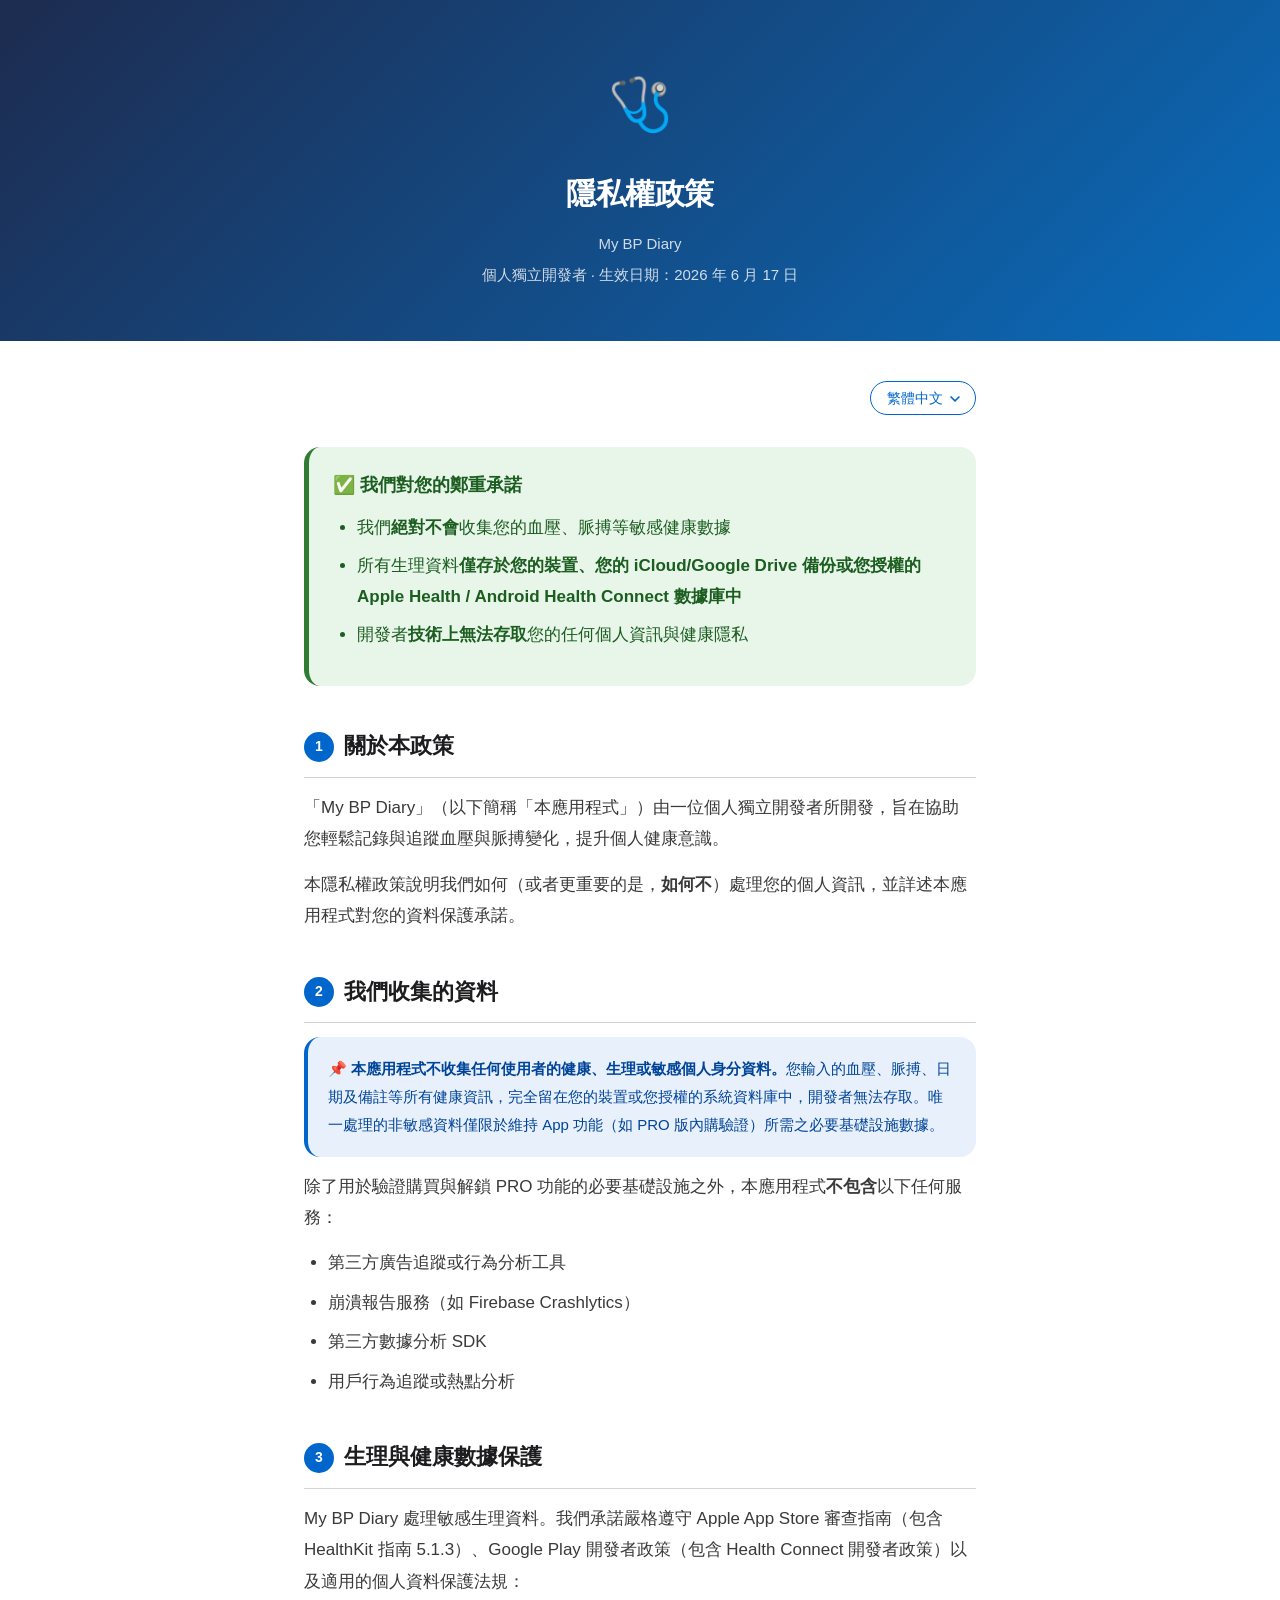
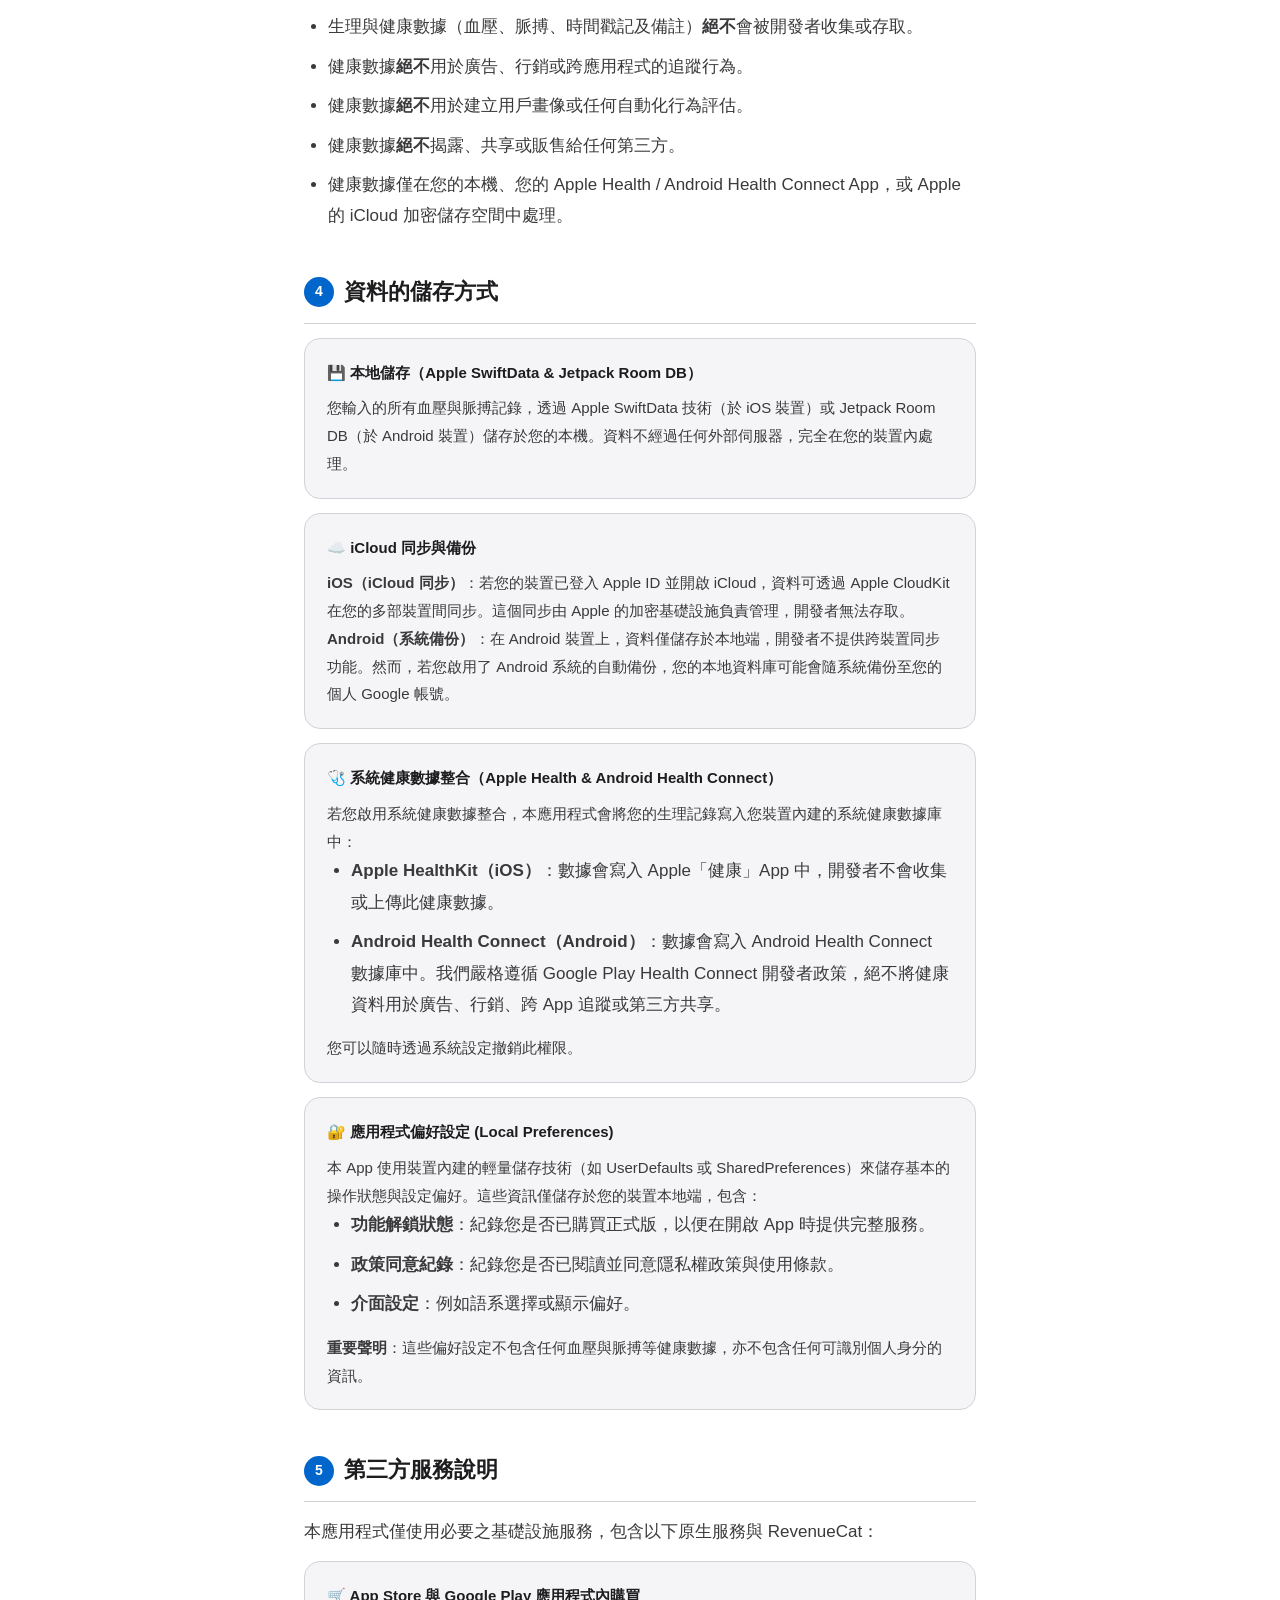
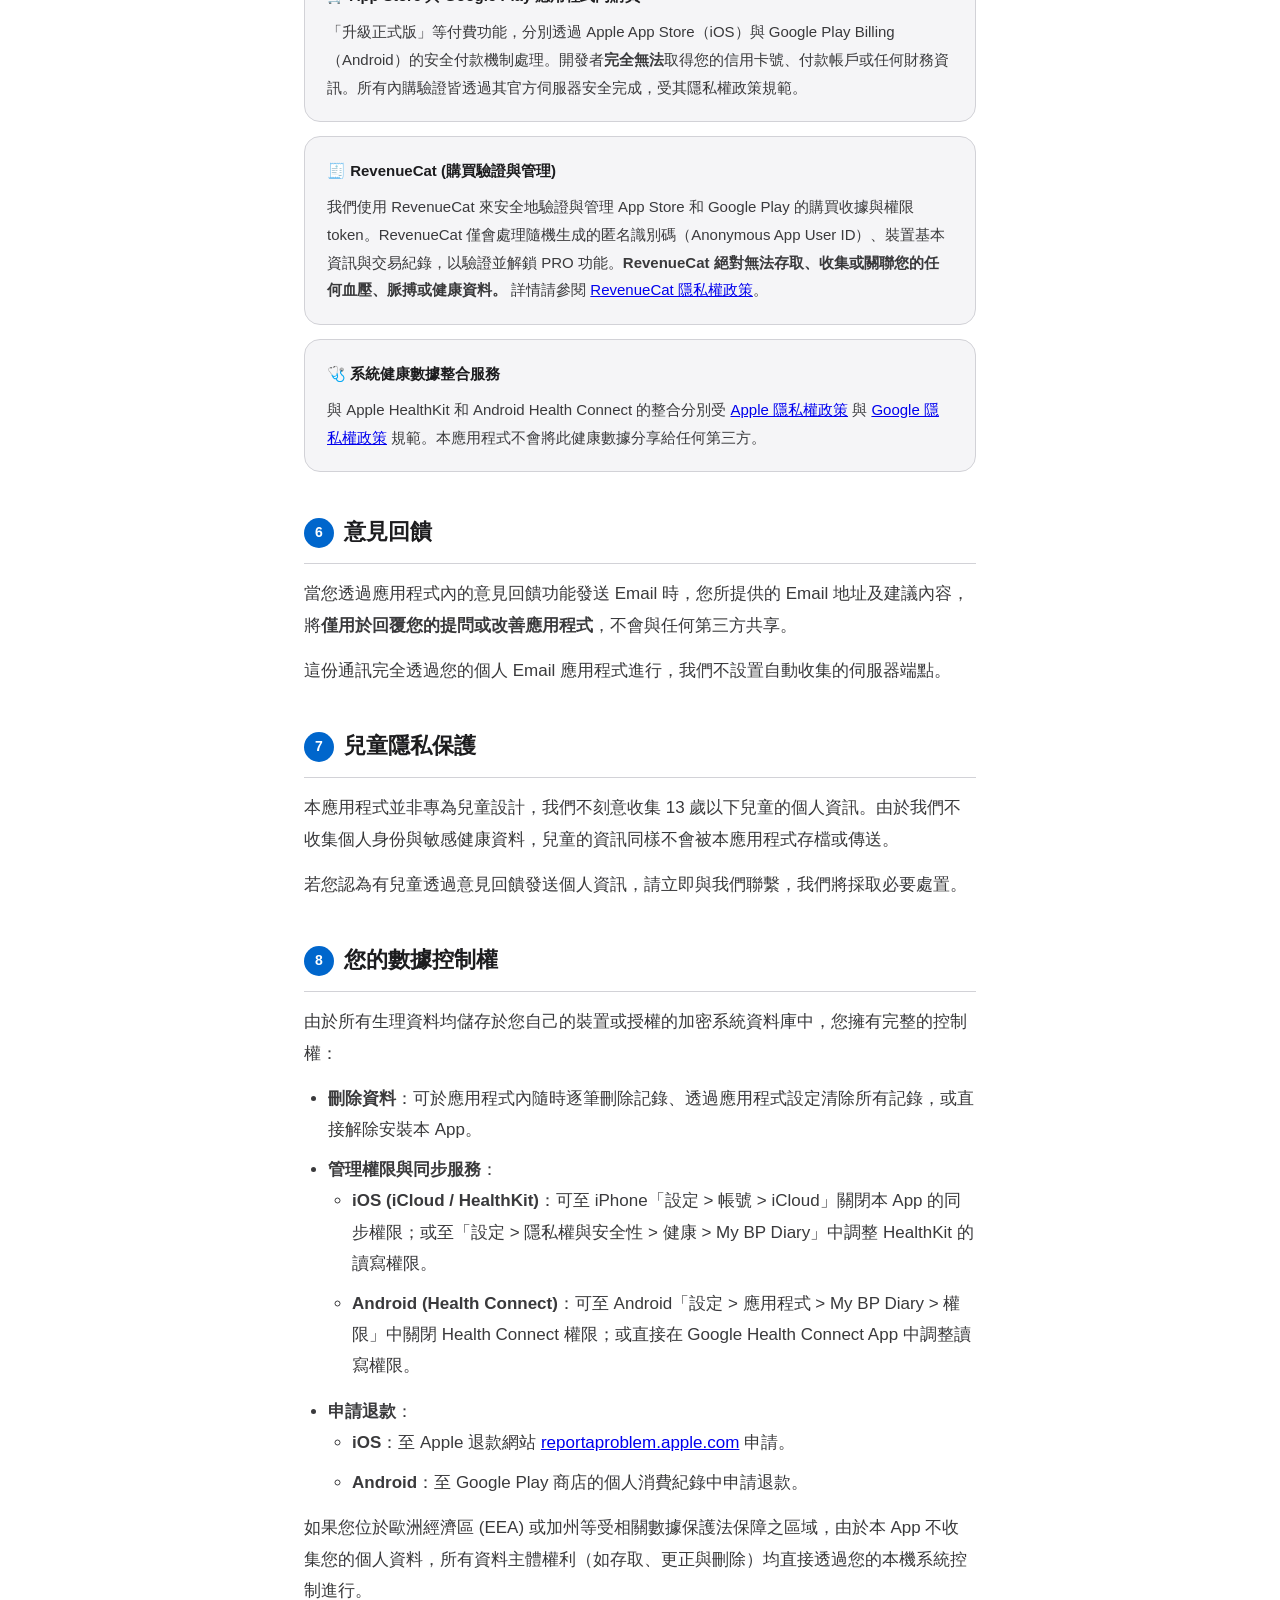
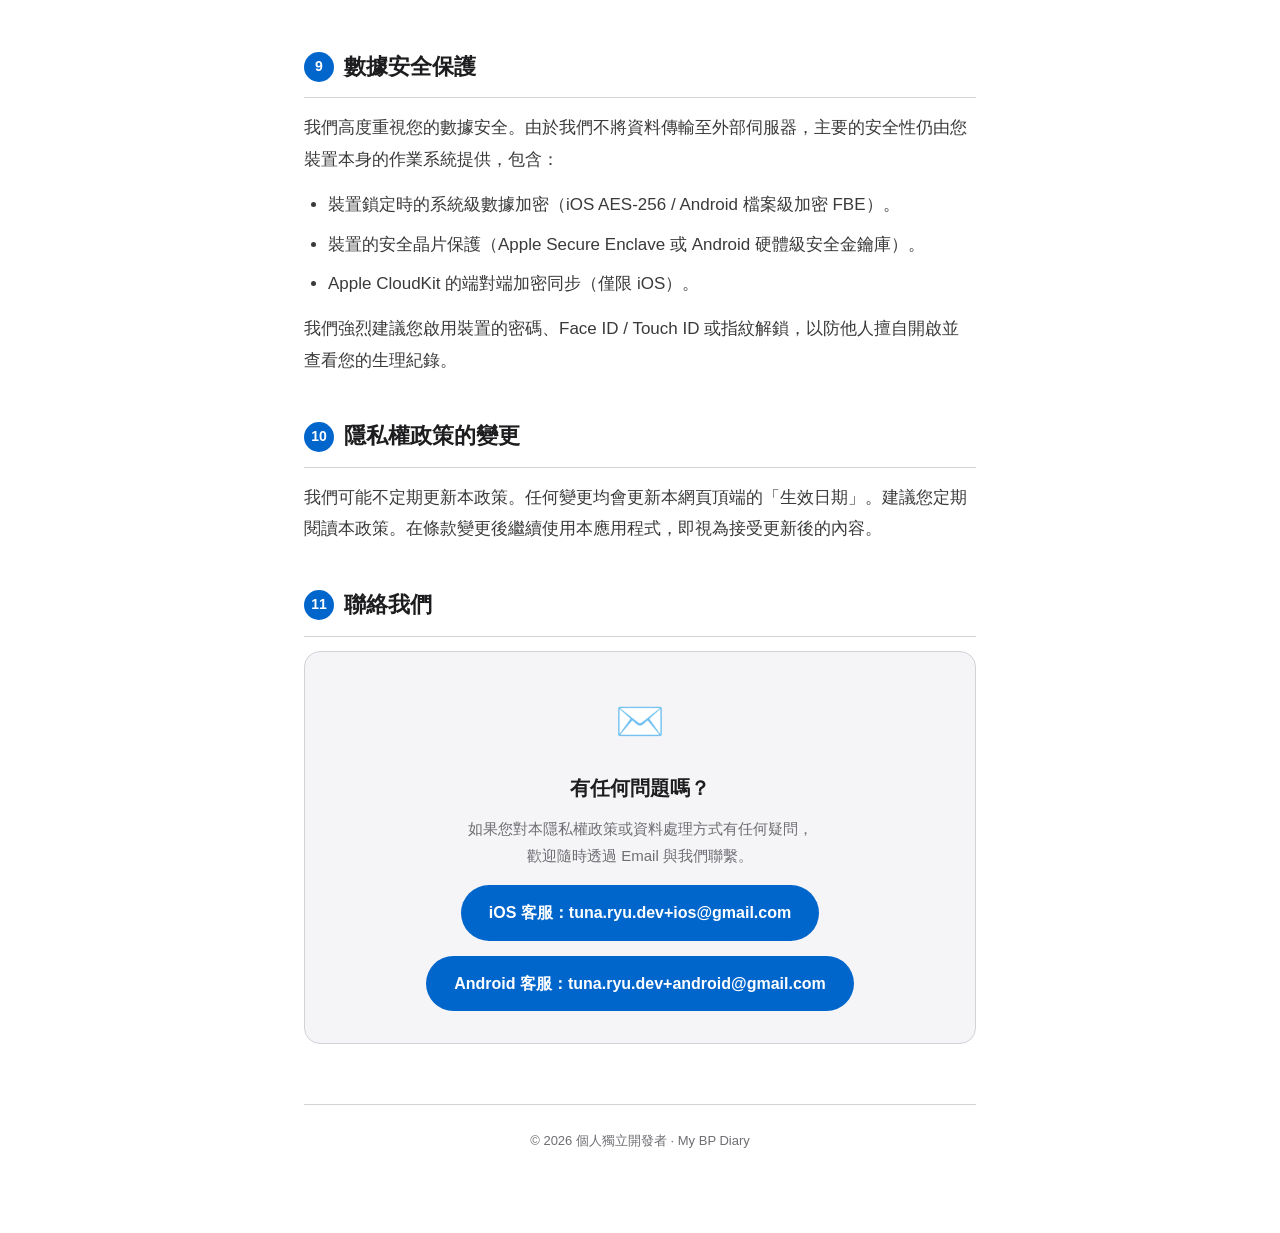
<file: bptracker/privacy-policy/privacy-zh.html>
<!DOCTYPE html>
<html lang="zh-TW">
<head>
  <meta charset="UTF-8">
  <meta name="viewport" content="width=device-width, initial-scale=1.0">
  <title>隱私權政策 — My BP Diary</title>
  <link rel="stylesheet" href="../main.css">
  <style>
    body {
      font-family: -apple-system, BlinkMacSystemFont, 'PingFang TC', 'Noto Sans TC', sans-serif;
      font-size: 17px;
      line-height: 1.85;
    }
  </style>
</head>
<body>

<div class="hero">
  <span class="icon">🩺</span>
  <h1>隱私權政策</h1>
  <p>My BP Diary</p>
  <p>個人獨立開發者 · 生效日期：2026 年 6 月 17 日</p>
</div>

<div class="container">

  <div class="lang-selector-container">
    <select class="lang-dropdown" onchange="window.location.href=this.value">
      <option value="privacy-en.html">English</option>
      <option value="privacy-zh.html" selected>繁體中文</option>
    </select>
  </div>

  <div class="guarantee">
    <p class="g-title">✅ 我們對您的鄭重承諾</p>
    <ul>
      <li>我們<strong>絕對不會</strong>收集您的血壓、脈搏等敏感健康數據</li>
      <li>所有生理資料<strong>僅存於您的裝置、您的 iCloud/Google Drive 備份或您授權的 Apple Health / Android Health Connect 數據庫中</strong></li>
      <li>開發者<strong>技術上無法存取</strong>您的任何個人資訊與健康隱私</li>
    </ul>
  </div>

  <section>
    <h2><span class="num">1</span>關於本政策</h2>
    <p>「My BP Diary」（以下簡稱「本應用程式」）由一位個人獨立開發者所開發，旨在協助您輕鬆記錄與追蹤血壓與脈搏變化，提升個人健康意識。</p>
    <p>本隱私權政策說明我們如何（或者更重要的是，<strong>如何不</strong>）處理您的個人資訊，並詳述本應用程式對您的資料保護承諾。</p>
  </section>

  <section>
    <h2><span class="num">2</span>我們收集的資料</h2>
    <div class="callout">
      <p>📌 <strong>本應用程式不收集任何使用者的健康、生理或敏感個人身分資料。</strong>您輸入的血壓、脈搏、日期及備註等所有健康資訊，完全留在您的裝置或您授權的系統資料庫中，開發者無法存取。唯一處理的非敏感資料僅限於維持 App 功能（如 PRO 版內購驗證）所需之必要基礎設施數據。</p>
    </div>
    <p>除了用於驗證購買與解鎖 PRO 功能的必要基礎設施之外，本應用程式<strong>不包含</strong>以下任何服務：</p>
    <ul>
      <li>第三方廣告追蹤或行為分析工具</li>
      <li>崩潰報告服務（如 Firebase Crashlytics）</li>
      <li>第三方數據分析 SDK</li>
      <li>用戶行為追蹤或熱點分析</li>
    </ul>
  </section>

  <section>
    <h2><span class="num">3</span>生理與健康數據保護</h2>
    <p>My BP Diary 處理敏感生理資料。我們承諾嚴格遵守 Apple App Store 審查指南（包含 HealthKit 指南 5.1.3）、Google Play 開發者政策（包含 Health Connect 開發者政策）以及適用的個人資料保護法規：</p>
    <ul>
      <li>生理與健康數據（血壓、脈搏、時間戳記及備註）<strong>絕不</strong>會被開發者收集或存取。</li>
      <li>健康數據<strong>絕不</strong>用於廣告、行銷或跨應用程式的追蹤行為。</li>
      <li>健康數據<strong>絕不</strong>用於建立用戶畫像或任何自動化行為評估。</li>
      <li>健康數據<strong>絕不</strong>揭露、共享或販售給任何第三方。</li>
      <li>健康數據僅在您的本機、您的 Apple Health / Android Health Connect App，或 Apple 的 iCloud 加密儲存空間中處理。</li>
    </ul>
  </section>

  <section>
    <h2><span class="num">4</span>資料的儲存方式</h2>

    <div class="info-card">
      <p class="card-title">💾 本地儲存（Apple SwiftData &amp; Jetpack Room DB）</p>
      <p>您輸入的所有血壓與脈搏記錄，透過 Apple SwiftData 技術（於 iOS 裝置）或 Jetpack Room DB（於 Android 裝置）儲存於您的本機。資料不經過任何外部伺服器，完全在您的裝置內處理。</p>
    </div>

    <div class="info-card">
      <p class="card-title">☁️ iCloud 同步與備份</p>
      <p><strong>iOS（iCloud 同步）</strong>：若您的裝置已登入 Apple ID 並開啟 iCloud，資料可透過 Apple CloudKit 在您的多部裝置間同步。這個同步由 Apple 的加密基礎設施負責管理，開發者無法存取。</p>
      <p><strong>Android（系統備份）</strong>：在 Android 裝置上，資料僅儲存於本地端，開發者不提供跨裝置同步功能。然而，若您啟用了 Android 系統的自動備份，您的本地資料庫可能會隨系統備份至您的個人 Google 帳號。</p>
    </div>

    <div class="info-card">
      <p class="card-title">🩺 系統健康數據整合（Apple Health &amp; Android Health Connect）</p>
      <p>若您啟用系統健康數據整合，本應用程式會將您的生理記錄寫入您裝置內建的系統健康數據庫中：</p>
      <ul>
        <li><strong>Apple HealthKit（iOS）</strong>：數據會寫入 Apple「健康」App 中，開發者不會收集或上傳此健康數據。</li>
        <li><strong>Android Health Connect（Android）</strong>：數據會寫入 Android Health Connect 數據庫中。我們嚴格遵循 Google Play Health Connect 開發者政策，絕不將健康資料用於廣告、行銷、跨 App 追蹤或第三方共享。</li>
      </ul>
      <p>您可以隨時透過系統設定撤銷此權限。</p>
    </div>

    <div class="info-card">
      <p class="card-title">🔐 應用程式偏好設定 (Local Preferences)</p>
      <p>本 App 使用裝置內建的輕量儲存技術（如 UserDefaults 或 SharedPreferences）來儲存基本的操作狀態與設定偏好。這些資訊僅儲存於您的裝置本地端，包含：</p>
      <ul>
        <li><strong>功能解鎖狀態</strong>：紀錄您是否已購買正式版，以便在開啟 App 時提供完整服務。</li>
        <li><strong>政策同意紀錄</strong>：紀錄您是否已閱讀並同意隱私權政策與使用條款。</li>
        <li><strong>介面設定</strong>：例如語系選擇或顯示偏好。</li>
      </ul>
      <p><strong>重要聲明</strong>：這些偏好設定不包含任何血壓與脈搏等健康數據，亦不包含任何可識別個人身分的資訊。</p>
    </div>
  </section>

  <section>
    <h2><span class="num">5</span>第三方服務說明</h2>
    <p>本應用程式僅使用必要之基礎設施服務，包含以下原生服務與 RevenueCat：</p>

    <div class="info-card">
      <p class="card-title">🛒 App Store 與 Google Play 應用程式內購買</p>
      <p>「升級正式版」等付費功能，分別透過 Apple App Store（iOS）與 Google Play Billing（Android）的安全付款機制處理。開發者<strong>完全無法</strong>取得您的信用卡號、付款帳戶或任何財務資訊。所有內購驗證皆透過其官方伺服器安全完成，受其隱私權政策規範。</p>
    </div>

    <div class="info-card">
      <p class="card-title">🧾 RevenueCat (購買驗證與管理)</p>
      <p>我們使用 RevenueCat 來安全地驗證與管理 App Store 和 Google Play 的購買收據與權限 token。RevenueCat 僅會處理隨機生成的匿名識別碼（Anonymous App User ID）、裝置基本資訊與交易紀錄，以驗證並解鎖 PRO 功能。<strong>RevenueCat 絕對無法存取、收集或關聯您的任何血壓、脈搏或健康資料。</strong> 詳情請參閱 <a href="https://www.revenuecat.com/privacy" target="_blank">RevenueCat 隱私權政策</a>。</p>
    </div>

    <div class="info-card">
      <p class="card-title">🩺 系統健康數據整合服務</p>
      <p>與 Apple HealthKit 和 Android Health Connect 的整合分別受 <a href="https://www.apple.com/legal/privacy/tw/" target="_blank">Apple 隱私權政策</a> 與 <a href="https://policies.google.com/privacy" target="_blank">Google 隱私權政策</a> 規範。本應用程式不會將此健康數據分享給任何第三方。</p>
    </div>
  </section>

  <section>
    <h2><span class="num">6</span>意見回饋</h2>
    <p>當您透過應用程式內的意見回饋功能發送 Email 時，您所提供的 Email 地址及建議內容，將<strong>僅用於回覆您的提問或改善應用程式</strong>，不會與任何第三方共享。</p>
    <p>這份通訊完全透過您的個人 Email 應用程式進行，我們不設置自動收集的伺服器端點。</p>
  </section>

  <section>
    <h2><span class="num">7</span>兒童隱私保護</h2>
    <p>本應用程式並非專為兒童設計，我們不刻意收集 13 歲以下兒童的個人資訊。由於我們不收集個人身份與敏感健康資料，兒童的資訊同樣不會被本應用程式存檔或傳送。</p>
    <p>若您認為有兒童透過意見回饋發送個人資訊，請立即與我們聯繫，我們將採取必要處置。</p>
  </section>

  <section>
    <h2><span class="num">8</span>您的數據控制權</h2>
    <p>由於所有生理資料均儲存於您自己的裝置或授權的加密系統資料庫中，您擁有完整的控制權：</p>
    <ul>
      <li><strong>刪除資料</strong>：可於應用程式內隨時逐筆刪除記錄、透過應用程式設定清除所有記錄，或直接解除安裝本 App。</li>
      <li><strong>管理權限與同步服務</strong>：
        <ul>
          <li><strong>iOS (iCloud / HealthKit)</strong>：可至 iPhone「設定 > 帳號 > iCloud」關閉本 App 的同步權限；或至「設定 > 隱私權與安全性 > 健康 > My BP Diary」中調整 HealthKit 的讀寫權限。</li>
          <li><strong>Android (Health Connect)</strong>：可至 Android「設定 > 應用程式 > My BP Diary > 權限」中關閉 Health Connect 權限；或直接在 Google Health Connect App 中調整讀寫權限。</li>
        </ul>
      </li>
      <li><strong>申請退款</strong>：
        <ul>
          <li><strong>iOS</strong>：至 Apple 退款網站 <a href="https://reportaproblem.apple.com" target="_blank">reportaproblem.apple.com</a> 申請。</li>
          <li><strong>Android</strong>：至 Google Play 商店的個人消費紀錄中申請退款。</li>
        </ul>
      </li>
    </ul>
    <p>如果您位於歐洲經濟區 (EEA) 或加州等受相關數據保護法保障之區域，由於本 App 不收集您的個人資料，所有資料主體權利（如存取、更正與刪除）均直接透過您的本機系統控制進行。</p>
  </section>

  <section>
    <h2><span class="num">9</span>數據安全保護</h2>
    <p>我們高度重視您的數據安全。由於我們不將資料傳輸至外部伺服器，主要的安全性仍由您裝置本身的作業系統提供，包含：</p>
    <ul>
      <li>裝置鎖定時的系統級數據加密（iOS AES-256 / Android 檔案級加密 FBE）。</li>
      <li>裝置的安全晶片保護（Apple Secure Enclave 或 Android 硬體級安全金鑰庫）。</li>
      <li>Apple CloudKit 的端對端加密同步（僅限 iOS）。</li>
    </ul>
    <p>我們強烈建議您啟用裝置的密碼、Face ID / Touch ID 或指紋解鎖，以防他人擅自開啟並查看您的生理紀錄。</p>
  </section>

  <section>
    <h2><span class="num">10</span>隱私權政策的變更</h2>
    <p>我們可能不定期更新本政策。任何變更均會更新本網頁頂端的「生效日期」。建議您定期閱讀本政策。在條款變更後繼續使用本應用程式，即視為接受更新後的內容。</p>
  </section>

  <section>
    <h2><span class="num">11</span>聯絡我們</h2>
    <div class="contact-block">
      <div class="contact-icon">✉️</div>
      <h3>有任何問題嗎？</h3>
      <p>如果您對本隱私權政策或資料處理方式有任何疑問，<br>歡迎隨時透過 Email 與我們聯繫。</p>
      <div style="display: flex; gap: 15px; justify-content: center; flex-wrap: wrap; margin-top: 15px;">
        <a class="email-btn" href="mailto:tuna.ryu.dev+ios@gmail.com" style="margin: 0;">iOS 客服：tuna.ryu.dev+ios@gmail.com</a>
        <a class="email-btn" href="mailto:tuna.ryu.dev+android@gmail.com" style="margin: 0;">Android 客服：tuna.ryu.dev+android@gmail.com</a>
      </div>
    </div>
  </section>

  <footer>
    <p>© 2026 個人獨立開發者 · My BP Diary</p>
  </footer>

</div></body>
</html>
</file>
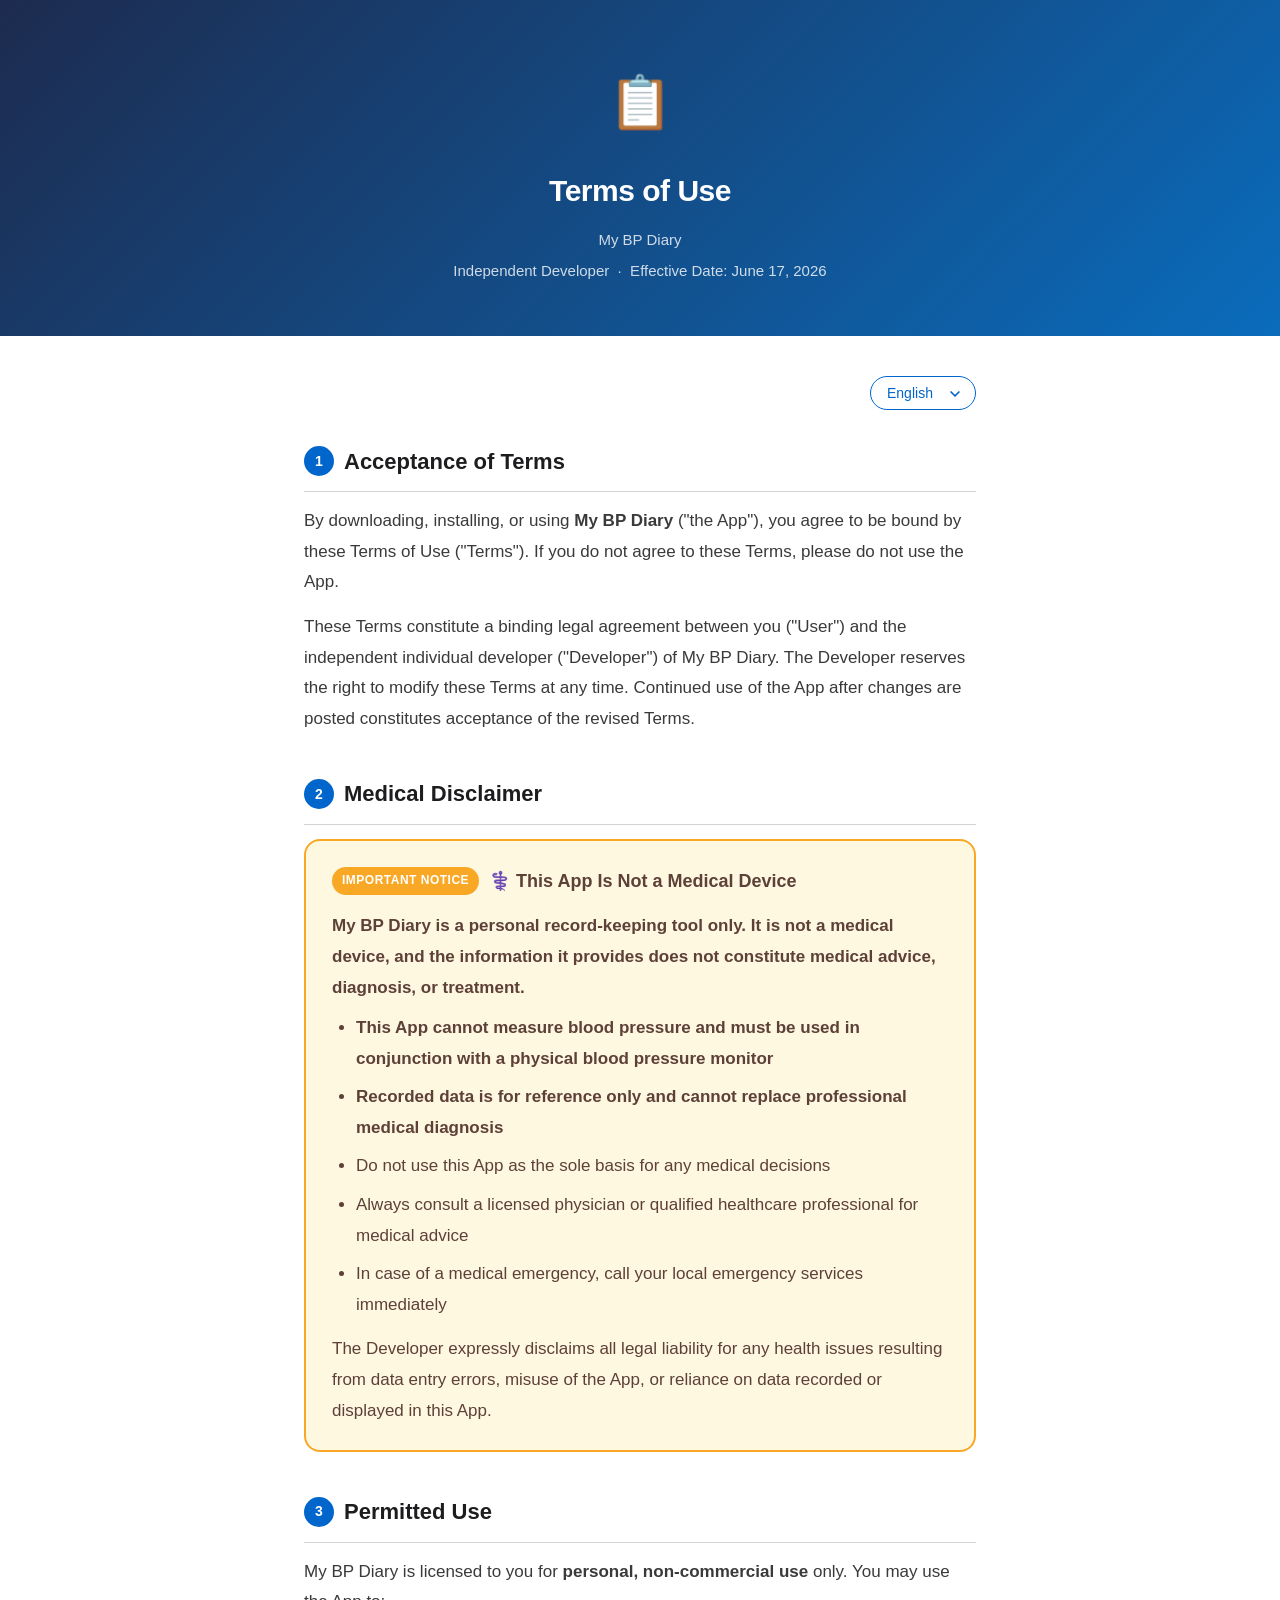
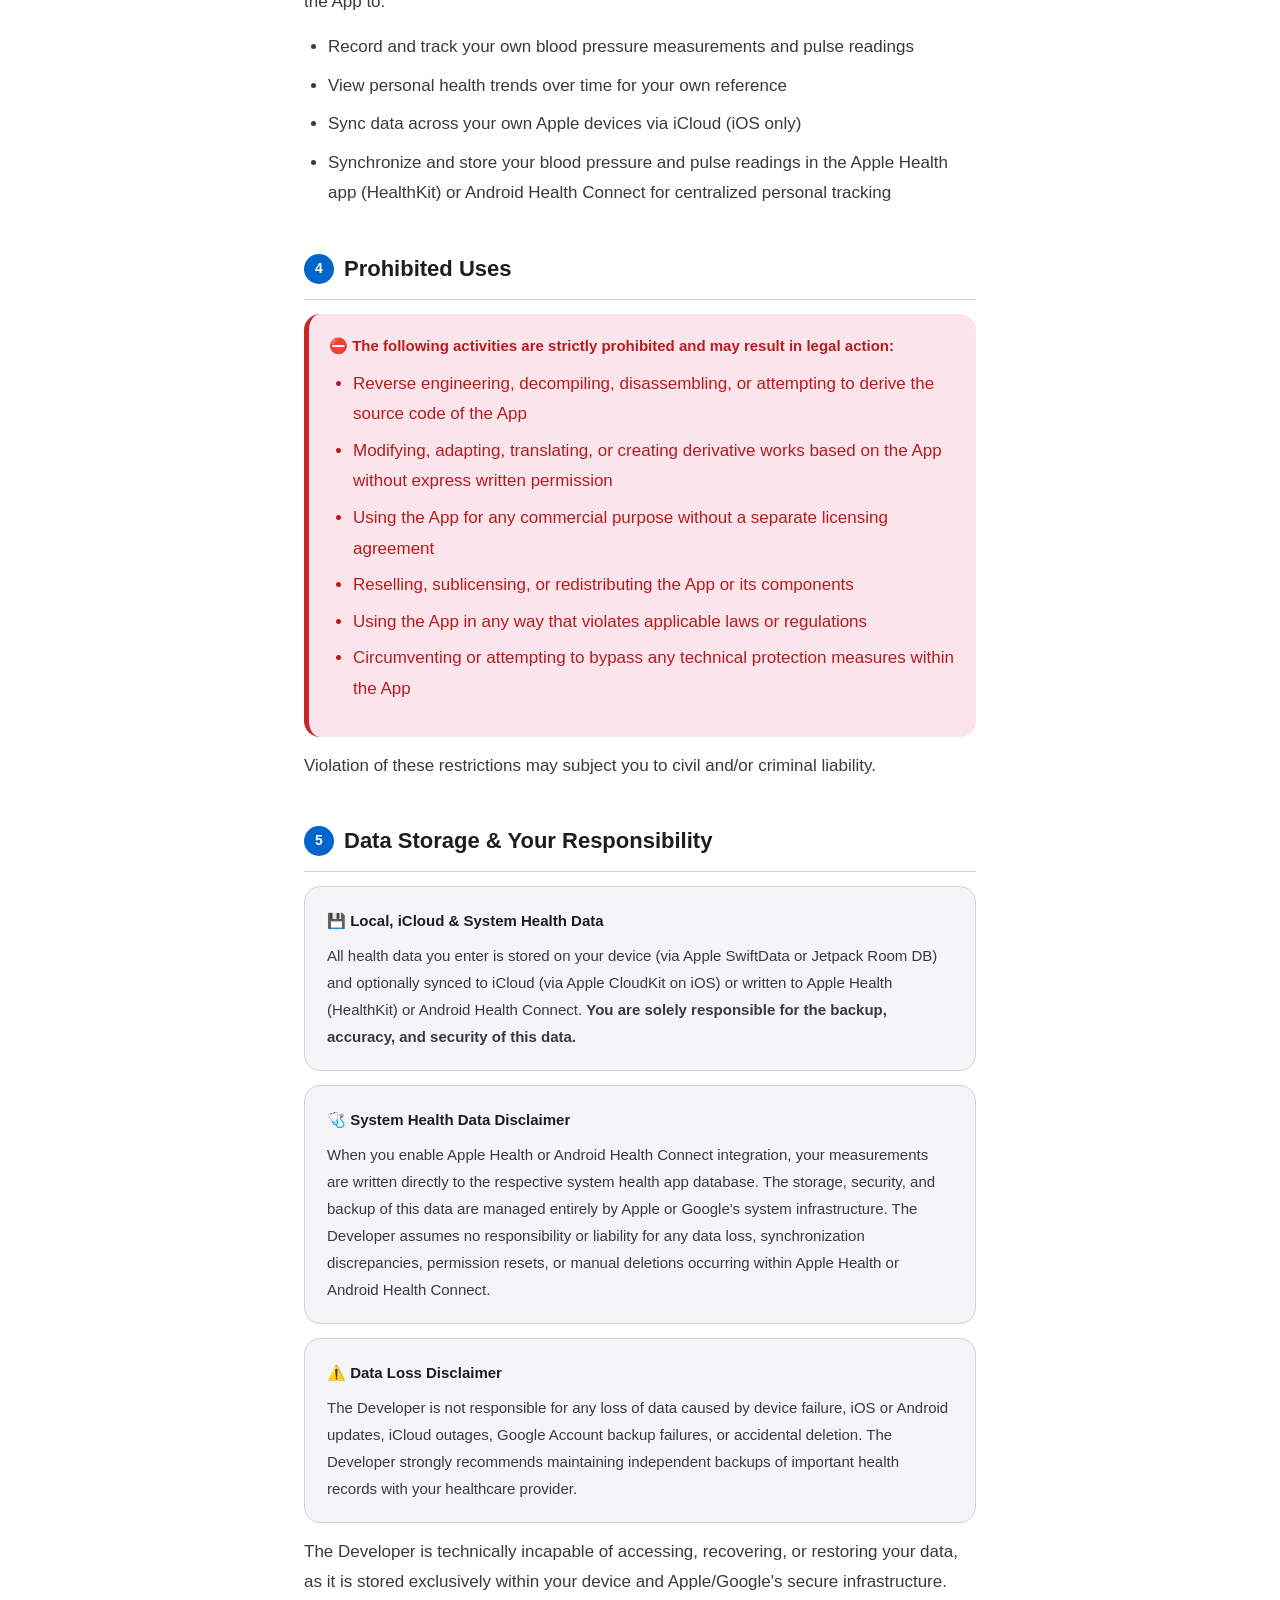
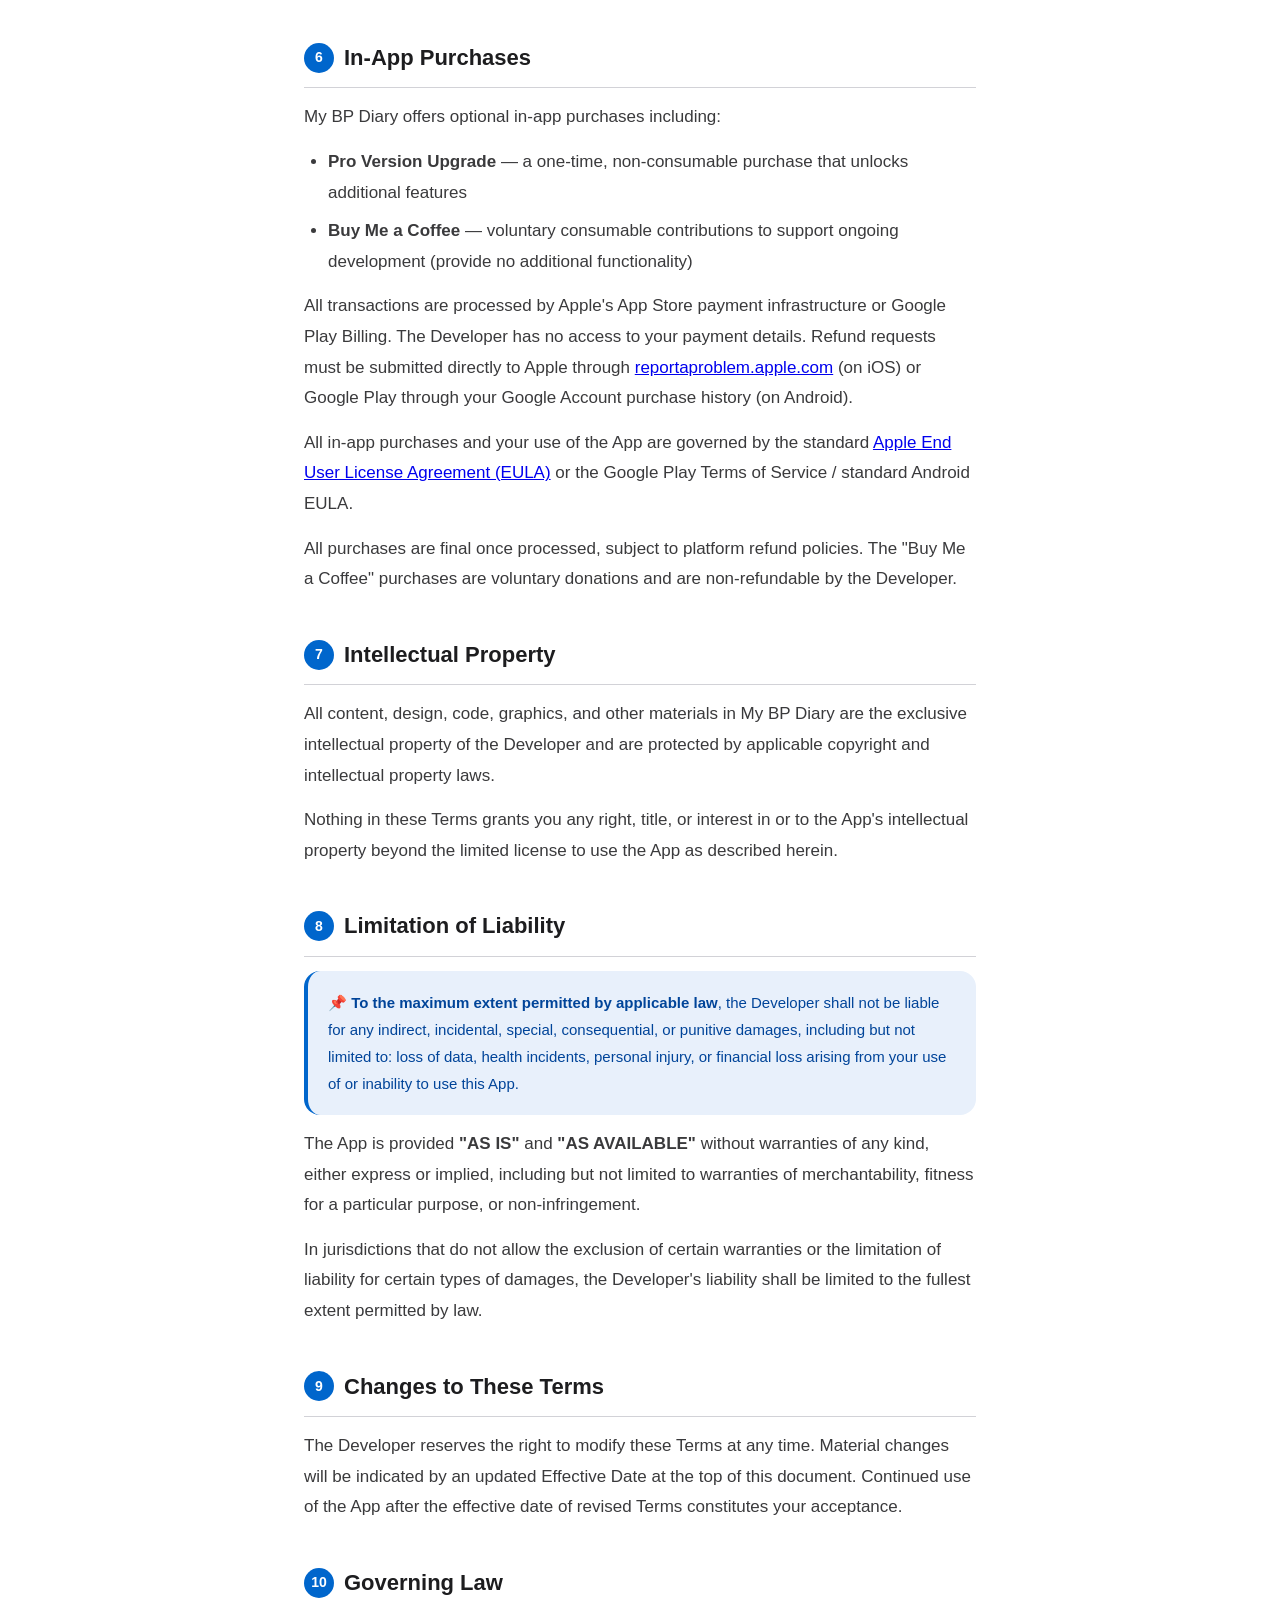
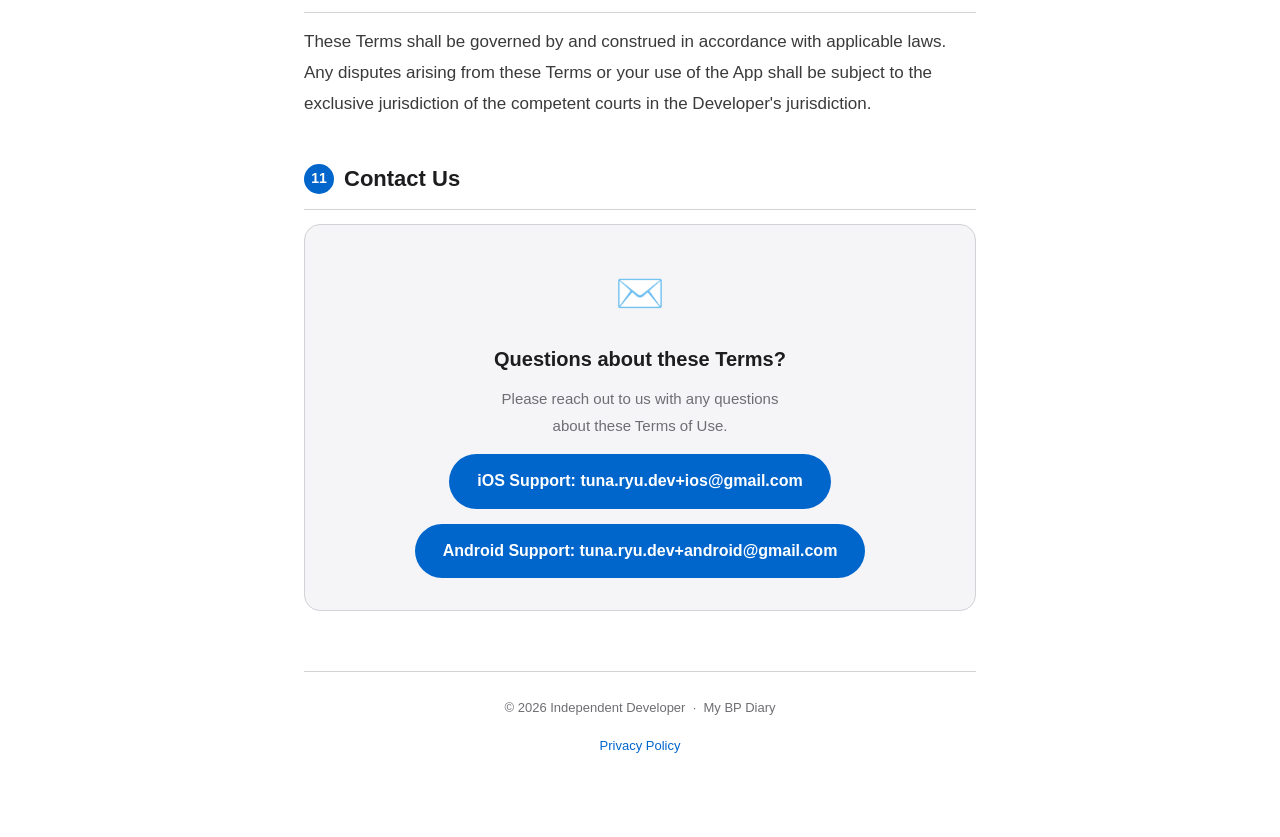
<file: bptracker/terms/terms-en.html>
<!DOCTYPE html>
<html lang="en">
<head>
  <meta charset="UTF-8">
  <meta name="viewport" content="width=device-width, initial-scale=1.0">
  <title>Terms of Use — My BP Diary</title>
  <link rel="stylesheet" href="../main.css">
</head>
<body>

<!-- Hero -->
<div class="hero">
  <span class="icon">📋</span>
  <h1>Terms of Use</h1>
  <p>My BP Diary</p>
  <p>Independent Developer &nbsp;·&nbsp; Effective Date: June 17, 2026</p>
</div>

<div class="container">

  <!-- Language Switcher -->
  <div class="lang-selector-container">
    <select class="lang-dropdown" onchange="window.location.href=this.value">
      <option value="terms-en.html" selected>English</option>
      <option value="terms-zh.html">繁體中文</option>
    </select>
  </div>

  <!-- 1. Acceptance of Terms -->
  <section>
    <h2><span class="num">1</span>Acceptance of Terms</h2>
    <p>By downloading, installing, or using <strong>My BP Diary</strong> ("the App"), you agree to be bound by these Terms of Use ("Terms"). If you do not agree to these Terms, please do not use the App.</p>
    <p>These Terms constitute a binding legal agreement between you ("User") and the independent individual developer ("Developer") of My BP Diary. The Developer reserves the right to modify these Terms at any time. Continued use of the App after changes are posted constitutes acceptance of the revised Terms.</p>
  </section>

  <!-- 2. Medical Disclaimer (CONSPICUOUS NOTICE) -->
  <section>
    <h2><span class="num">2</span>Medical Disclaimer</h2>

    <div class="medical-disclaimer">
      <div class="disclaimer-header">
        <span class="badge">IMPORTANT NOTICE</span>
        <strong>⚕️ This App Is Not a Medical Device</strong>
      </div>
      <p><strong>My BP Diary is a personal record-keeping tool only. It is not a medical device, and the information it provides does not constitute medical advice, diagnosis, or treatment.</strong></p>
      <ul>
        <li><strong>This App cannot measure blood pressure and must be used in conjunction with a physical blood pressure monitor</strong></li>
        <li><strong>Recorded data is for reference only and cannot replace professional medical diagnosis</strong></li>
        <li>Do not use this App as the sole basis for any medical decisions</li>
        <li>Always consult a licensed physician or qualified healthcare professional for medical advice</li>
        <li>In case of a medical emergency, call your local emergency services immediately</li>
      </ul>
      <p>The Developer expressly disclaims all legal liability for any health issues resulting from data entry errors, misuse of the App, or reliance on data recorded or displayed in this App.</p>
    </div>
  </section>

  <!-- 3. Permitted Use -->
  <section>
    <h2><span class="num">3</span>Permitted Use</h2>
    <p>My BP Diary is licensed to you for <strong>personal, non-commercial use</strong> only. You may use the App to:</p>
    <ul>
      <li>Record and track your own blood pressure measurements and pulse readings</li>
      <li>View personal health trends over time for your own reference</li>
      <li>Sync data across your own Apple devices via iCloud (iOS only)</li>
      <li>Synchronize and store your blood pressure and pulse readings in the Apple Health app (HealthKit) or Android Health Connect for centralized personal tracking</li>
    </ul>
  </section>

  <!-- 4. Prohibited Uses -->
  <section>
    <h2><span class="num">4</span>Prohibited Uses</h2>

    <div class="restrict-box">
      <p>⛔ <strong>The following activities are strictly prohibited and may result in legal action:</strong></p>
      <ul>
        <li>Reverse engineering, decompiling, disassembling, or attempting to derive the source code of the App</li>
        <li>Modifying, adapting, translating, or creating derivative works based on the App without express written permission</li>
        <li>Using the App for any commercial purpose without a separate licensing agreement</li>
        <li>Reselling, sublicensing, or redistributing the App or its components</li>
        <li>Using the App in any way that violates applicable laws or regulations</li>
        <li>Circumventing or attempting to bypass any technical protection measures within the App</li>
      </ul>
    </div>

    <p>Violation of these restrictions may subject you to civil and/or criminal liability.</p>
  </section>

  <!-- 5. Data Storage & Your Responsibility -->
  <section>
    <h2><span class="num">5</span>Data Storage &amp; Your Responsibility</h2>

    <div class="info-card">
      <p class="card-title">💾 Local, iCloud &amp; System Health Data</p>
      <p>All health data you enter is stored on your device (via Apple SwiftData or Jetpack Room DB) and optionally synced to iCloud (via Apple CloudKit on iOS) or written to Apple Health (HealthKit) or Android Health Connect. <strong>You are solely responsible for the backup, accuracy, and security of this data.</strong></p>
    </div>

    <div class="info-card">
      <p class="card-title">🩺 System Health Data Disclaimer</p>
      <p>When you enable Apple Health or Android Health Connect integration, your measurements are written directly to the respective system health app database. The storage, security, and backup of this data are managed entirely by Apple or Google's system infrastructure. The Developer assumes no responsibility or liability for any data loss, synchronization discrepancies, permission resets, or manual deletions occurring within Apple Health or Android Health Connect.</p>
    </div>

    <div class="info-card">
      <p class="card-title">⚠️ Data Loss Disclaimer</p>
      <p>The Developer is not responsible for any loss of data caused by device failure, iOS or Android updates, iCloud outages, Google Account backup failures, or accidental deletion. The Developer strongly recommends maintaining independent backups of important health records with your healthcare provider.</p>
    </div>

    <p>The Developer is technically incapable of accessing, recovering, or restoring your data, as it is stored exclusively within your device and Apple/Google's secure infrastructure.</p>
  </section>

  <!-- 6. In-App Purchases -->
  <section>
    <h2><span class="num">6</span>In-App Purchases</h2>
    <p>My BP Diary offers optional in-app purchases including:</p>
    <ul>
      <li><strong>Pro Version Upgrade</strong> — a one-time, non-consumable purchase that unlocks additional features</li>
      <li><strong>Buy Me a Coffee</strong> — voluntary consumable contributions to support ongoing development (provide no additional functionality)</li>
    </ul>
    <p>All transactions are processed by Apple's App Store payment infrastructure or Google Play Billing. The Developer has no access to your payment details. Refund requests must be submitted directly to Apple through <a href="https://reportaproblem.apple.com" target="_blank">reportaproblem.apple.com</a> (on iOS) or Google Play through your Google Account purchase history (on Android).</p>
    <p>All in-app purchases and your use of the App are governed by the standard <a href="https://www.apple.com/legal/internet-services/itunes/dev/stdeula/" target="_blank">Apple End User License Agreement (EULA)</a> or the Google Play Terms of Service / standard Android EULA.</p>
    <p>All purchases are final once processed, subject to platform refund policies. The "Buy Me a Coffee" purchases are voluntary donations and are non-refundable by the Developer.</p>
  </section>

  <!-- 7. Intellectual Property -->
  <section>
    <h2><span class="num">7</span>Intellectual Property</h2>
    <p>All content, design, code, graphics, and other materials in My BP Diary are the exclusive intellectual property of the Developer and are protected by applicable copyright and intellectual property laws.</p>
    <p>Nothing in these Terms grants you any right, title, or interest in or to the App's intellectual property beyond the limited license to use the App as described herein.</p>
  </section>

  <!-- 8. Limitation of Liability -->
  <section>
    <h2><span class="num">8</span>Limitation of Liability</h2>

    <div class="callout">
      <p>📌 <strong>To the maximum extent permitted by applicable law</strong>, the Developer shall not be liable for any indirect, incidental, special, consequential, or punitive damages, including but not limited to: loss of data, health incidents, personal injury, or financial loss arising from your use of or inability to use this App.</p>
    </div>

    <p>The App is provided <strong>"AS IS"</strong> and <strong>"AS AVAILABLE"</strong> without warranties of any kind, either express or implied, including but not limited to warranties of merchantability, fitness for a particular purpose, or non-infringement.</p>
    <p>In jurisdictions that do not allow the exclusion of certain warranties or the limitation of liability for certain types of damages, the Developer's liability shall be limited to the fullest extent permitted by law.</p>
  </section>

  <!-- 9. Changes to Terms -->
  <section>
    <h2><span class="num">9</span>Changes to These Terms</h2>
    <p>The Developer reserves the right to modify these Terms at any time. Material changes will be indicated by an updated Effective Date at the top of this document. Continued use of the App after the effective date of revised Terms constitutes your acceptance.</p>
  </section>

  <!-- 10. Governing Law -->
  <section>
    <h2><span class="num">10</span>Governing Law</h2>
    <p>These Terms shall be governed by and construed in accordance with applicable laws. Any disputes arising from these Terms or your use of the App shall be subject to the exclusive jurisdiction of the competent courts in the Developer's jurisdiction.</p>
  </section>

  <!-- 11. Contact -->
  <section>
    <h2><span class="num">11</span>Contact Us</h2>
    <div class="contact-block">
      <div class="contact-icon">✉️</div>
      <h3>Questions about these Terms?</h3>
      <p>Please reach out to us with any questions<br>about these Terms of Use.</p>
      <div style="display: flex; gap: 15px; justify-content: center; flex-wrap: wrap; margin-top: 15px;">
        <a class="email-btn" href="mailto:tuna.ryu.dev+ios@gmail.com" style="margin: 0;">iOS Support: tuna.ryu.dev+ios@gmail.com</a>
        <a class="email-btn" href="mailto:tuna.ryu.dev+android@gmail.com" style="margin: 0;">Android Support: tuna.ryu.dev+android@gmail.com</a>
      </div>
    </div>
  </section>

  <footer>
    <p>© 2026 Independent Developer &nbsp;·&nbsp; My BP Diary</p>
    <p style="margin-top: 10px;">
      <a href="../privacy-policy/privacy-en.html">Privacy Policy</a>
    </p>
  </footer>

</div><!-- /container -->
</body>
</html>
</file>
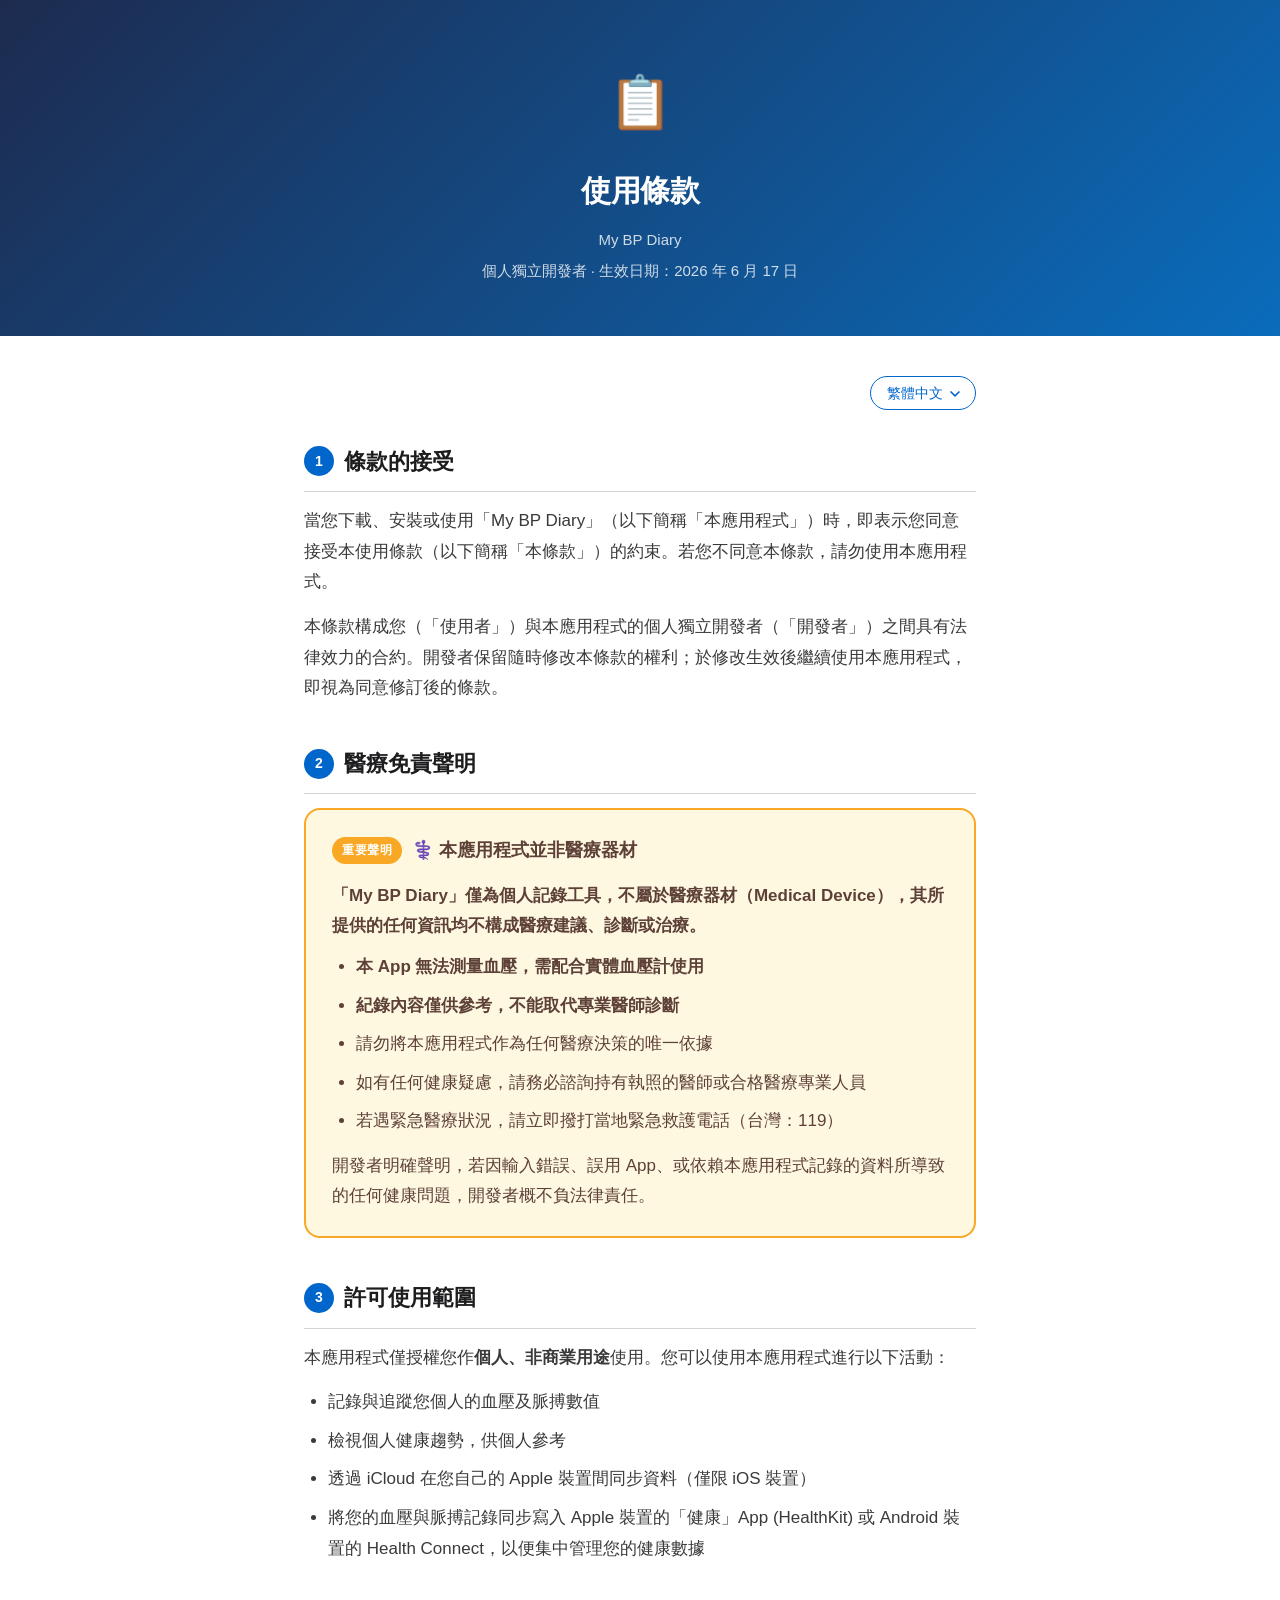
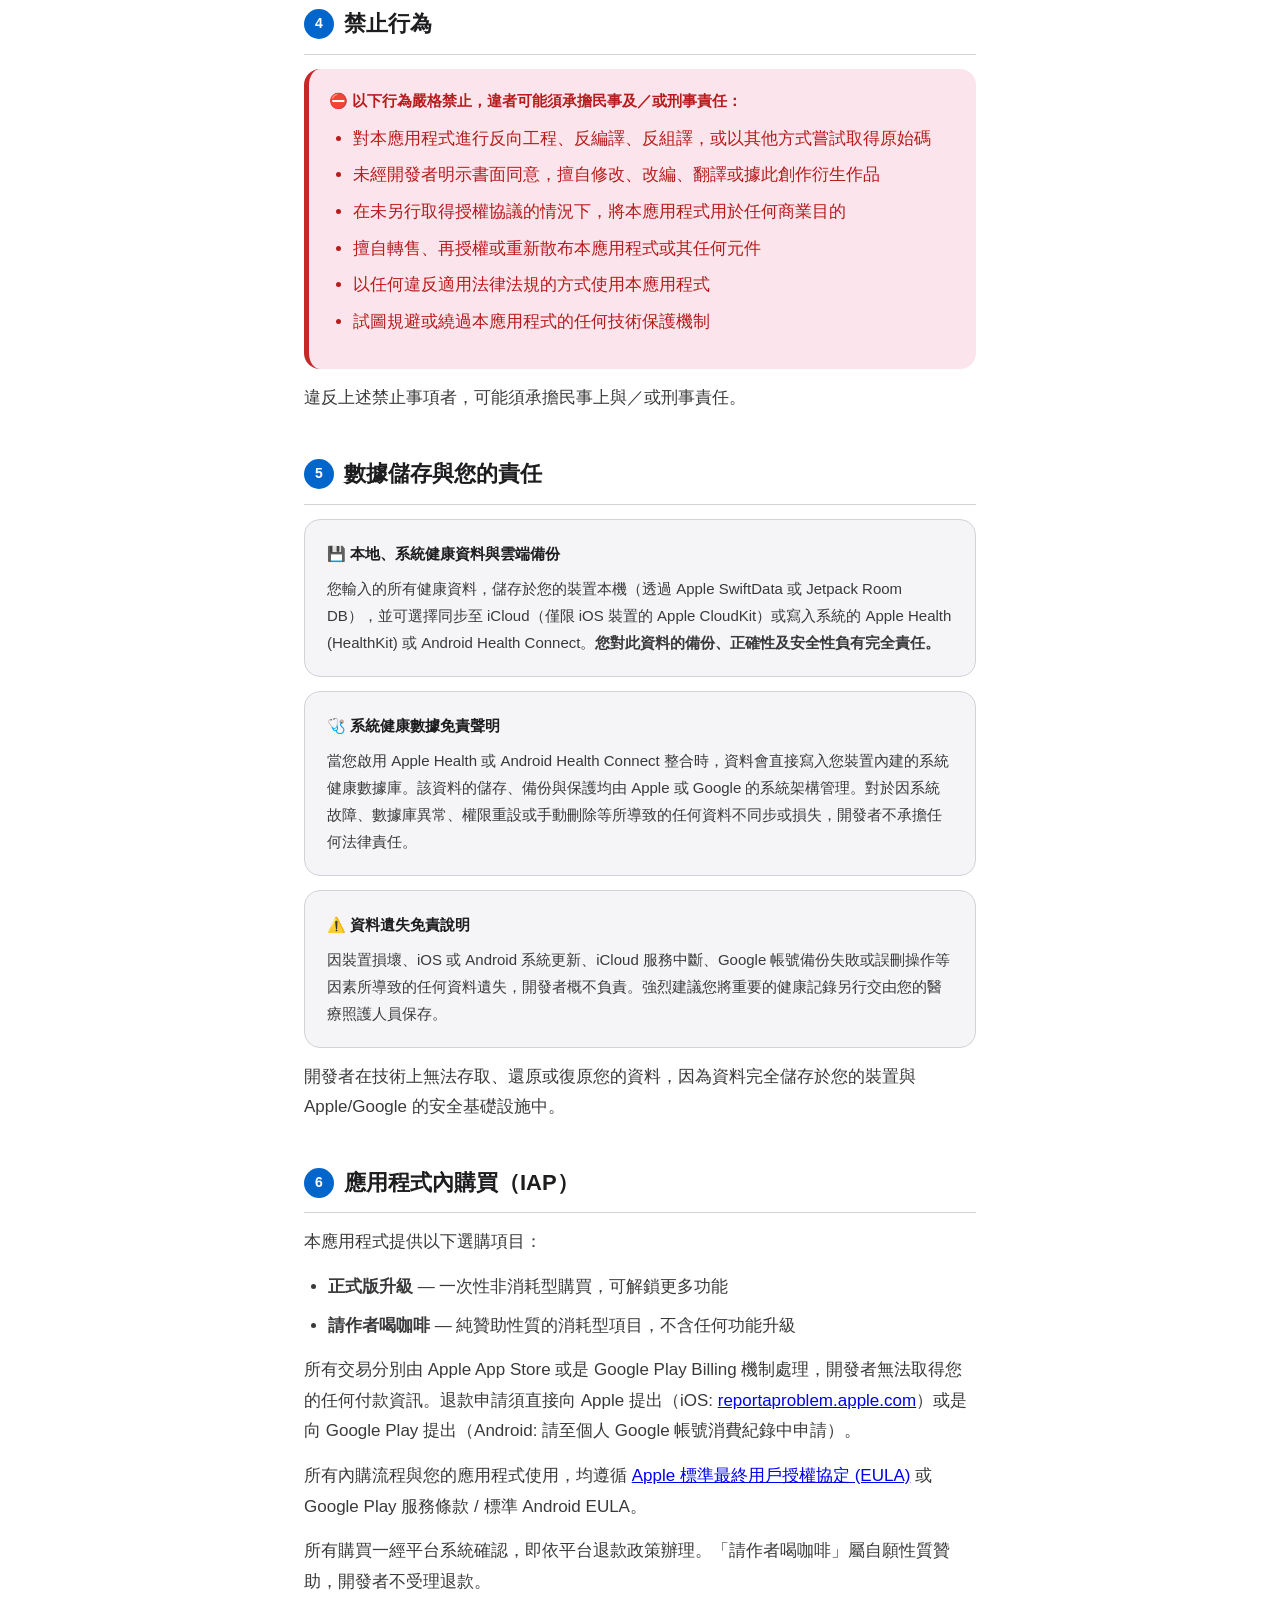
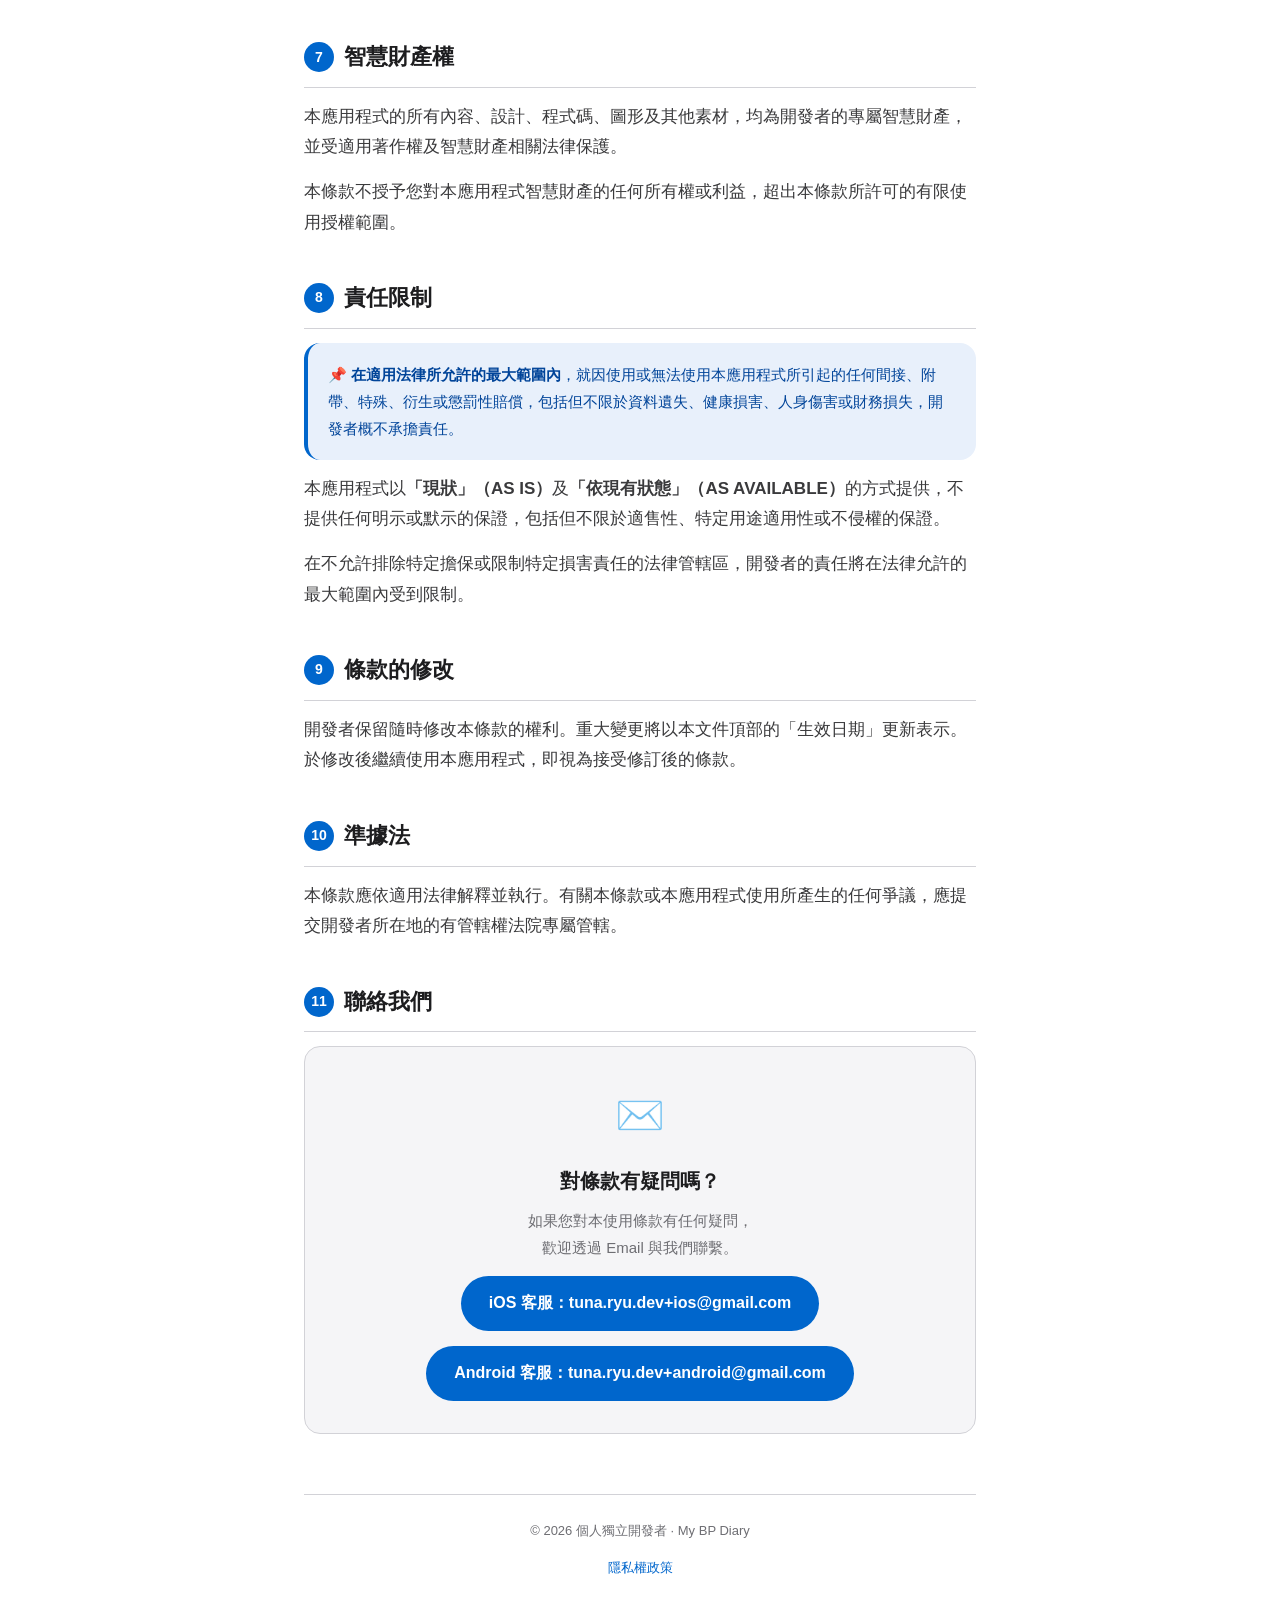
<file: bptracker/terms/terms-zh.html>
<!DOCTYPE html>
<html lang="zh-TW">
<head>
  <meta charset="UTF-8">
  <meta name="viewport" content="width=device-width, initial-scale=1.0">
  <title>使用條款 — My BP Diary</title>
  <link rel="stylesheet" href="../main.css">
  <style>
    body { font-family: -apple-system, BlinkMacSystemFont, 'PingFang TC', 'Noto Sans TC', sans-serif; }
  </style>
</head>
<body>

<!-- 頂部橫幅 -->
<div class="hero">
  <span class="icon">📋</span>
  <h1>使用條款</h1>
  <p>My BP Diary</p>
  <p>個人獨立開發者 · 生效日期：2026 年 6 月 17 日</p>
</div>

<div class="container">

  <!-- 語言切換選單 -->
  <div class="lang-selector-container">
    <select class="lang-dropdown" onchange="window.location.href=this.value">
      <option value="terms-en.html">English</option>
      <option value="terms-zh.html" selected>繁體中文</option>
    </select>
  </div>

  <!-- 1. 條款接受 -->
  <section>
    <h2><span class="num">1</span>條款的接受</h2>
    <p>當您下載、安裝或使用「My BP Diary」（以下簡稱「本應用程式」）時，即表示您同意接受本使用條款（以下簡稱「本條款」）的約束。若您不同意本條款，請勿使用本應用程式。</p>
    <p>本條款構成您（「使用者」）與本應用程式的個人獨立開發者（「開發者」）之間具有法律效力的合約。開發者保留隨時修改本條款的權利；於修改生效後繼續使用本應用程式，即視為同意修訂後的條款。</p>
  </section>

  <!-- 2. 醫療免責聲明（法律顯著聲明） -->
  <section>
    <h2><span class="num">2</span>醫療免責聲明</h2>

    <div class="medical-disclaimer">
      <div class="disclaimer-header">
        <span class="badge">重要聲明</span>
        <strong>⚕️ 本應用程式並非醫療器材</strong>
      </div>
      <p><strong>「My BP Diary」僅為個人記錄工具，不屬於醫療器材（Medical Device），其所提供的任何資訊均不構成醫療建議、診斷或治療。</strong></p>
      <ul>
        <li><strong>本 App 無法測量血壓，需配合實體血壓計使用</strong></li>
        <li><strong>紀錄內容僅供參考，不能取代專業醫師診斷</strong></li>
        <li>請勿將本應用程式作為任何醫療決策的唯一依據</li>
        <li>如有任何健康疑慮，請務必諮詢持有執照的醫師或合格醫療專業人員</li>
        <li>若遇緊急醫療狀況，請立即撥打當地緊急救護電話（台灣：119）</li>
      </ul>
      <p>開發者明確聲明，若因輸入錯誤、誤用 App、或依賴本應用程式記錄的資料所導致的任何健康問題，開發者概不負法律責任。</p>
    </div>
  </section>

  <!-- 3. 許可使用範圍 -->
  <section>
    <h2><span class="num">3</span>許可使用範圍</h2>
    <p>本應用程式僅授權您作<strong>個人、非商業用途</strong>使用。您可以使用本應用程式進行以下活動：</p>
    <ul>
      <li>記錄與追蹤您個人的血壓及脈搏數值</li>
      <li>檢視個人健康趨勢，供個人參考</li>
      <li>透過 iCloud 在您自己的 Apple 裝置間同步資料（僅限 iOS 裝置）</li>
      <li>將您的血壓與脈搏記錄同步寫入 Apple 裝置的「健康」App (HealthKit) 或 Android 裝置的 Health Connect，以便集中管理您的健康數據</li>
    </ul>
  </section>

  <!-- 4. 禁止行為 -->
  <section>
    <h2><span class="num">4</span>禁止行為</h2>

    <div class="restrict-box">
      <p>⛔ <strong>以下行為嚴格禁止，違者可能須承擔民事及／或刑事責任：</strong></p>
      <ul>
        <li>對本應用程式進行反向工程、反編譯、反組譯，或以其他方式嘗試取得原始碼</li>
        <li>未經開發者明示書面同意，擅自修改、改編、翻譯或據此創作衍生作品</li>
        <li>在未另行取得授權協議的情況下，將本應用程式用於任何商業目的</li>
        <li>擅自轉售、再授權或重新散布本應用程式或其任何元件</li>
        <li>以任何違反適用法律法規的方式使用本應用程式</li>
        <li>試圖規避或繞過本應用程式的任何技術保護機制</li>
      </ul>
    </div>

    <p>違反上述禁止事項者，可能須承擔民事上與／或刑事責任。</p>
  </section>

  <!-- 5. 數據儲存與您的責任 -->
  <section>
    <h2><span class="num">5</span>數據儲存與您的責任</h2>

    <div class="info-card">
      <p class="card-title">💾 本地、系統健康資料與雲端備份</p>
      <p>您輸入的所有健康資料，儲存於您的裝置本機（透過 Apple SwiftData 或 Jetpack Room DB），並可選擇同步至 iCloud（僅限 iOS 裝置的 Apple CloudKit）或寫入系統的 Apple Health (HealthKit) 或 Android Health Connect。<strong>您對此資料的備份、正確性及安全性負有完全責任。</strong></p>
    </div>

    <div class="info-card">
      <p class="card-title">🩺 系統健康數據免責聲明</p>
      <p>當您啟用 Apple Health 或 Android Health Connect 整合時，資料會直接寫入您裝置內建的系統健康數據庫。該資料的儲存、備份與保護均由 Apple 或 Google 的系統架構管理。對於因系統故障、數據庫異常、權限重設或手動刪除等所導致的任何資料不同步或損失，開發者不承擔任何法律責任。</p>
    </div>

    <div class="info-card">
      <p class="card-title">⚠️ 資料遺失免責說明</p>
      <p>因裝置損壞、iOS 或 Android 系統更新、iCloud 服務中斷、Google 帳號備份失敗或誤刪操作等因素所導致的任何資料遺失，開發者概不負責。強烈建議您將重要的健康記錄另行交由您的醫療照護人員保存。</p>
    </div>

    <p>開發者在技術上無法存取、還原或復原您的資料，因為資料完全儲存於您的裝置與 Apple/Google 的安全基礎設施中。</p>
  </section>

  <!-- 6. 應用程式內購買（IAP） -->
  <section>
    <h2><span class="num">6</span>應用程式內購買（IAP）</h2>
    <p>本應用程式提供以下選購項目：</p>
    <ul>
      <li><strong>正式版升級</strong> — 一次性非消耗型購買，可解鎖更多功能</li>
      <li><strong>請作者喝咖啡</strong> — 純贊助性質的消耗型項目，不含任何功能升級</li>
    </ul>
    <p>所有交易分別由 Apple App Store 或是 Google Play Billing 機制處理，開發者無法取得您的任何付款資訊。退款申請須直接向 Apple 提出（iOS: <a href="https://reportaproblem.apple.com" target="_blank">reportaproblem.apple.com</a>）或是向 Google Play 提出（Android: 請至個人 Google 帳號消費紀錄中申請）。</p>
    <p>所有內購流程與您的應用程式使用，均遵循 <a href="https://www.apple.com/legal/internet-services/itunes/dev/stdeula/" target="_blank">Apple 標準最終用戶授權協定 (EULA)</a> 或 Google Play 服務條款 / 標準 Android EULA。</p>
    <p>所有購買一經平台系統確認，即依平台退款政策辦理。「請作者喝咖啡」屬自願性質贊助，開發者不受理退款。</p>
  </section>

  <!-- 7. 智慧財產權 -->
  <section>
    <h2><span class="num">7</span>智慧財產權</h2>
    <p>本應用程式的所有內容、設計、程式碼、圖形及其他素材，均為開發者的專屬智慧財產，並受適用著作權及智慧財產相關法律保護。</p>
    <p>本條款不授予您對本應用程式智慧財產的任何所有權或利益，超出本條款所許可的有限使用授權範圍。</p>
  </section>

  <!-- 8. 責任限制 -->
  <section>
    <h2><span class="num">8</span>責任限制</h2>

    <div class="callout">
      <p>📌 <strong>在適用法律所允許的最大範圍內</strong>，就因使用或無法使用本應用程式所引起的任何間接、附帶、特殊、衍生或懲罰性賠償，包括但不限於資料遺失、健康損害、人身傷害或財務損失，開發者概不承擔責任。</p>
    </div>

    <p>本應用程式以<strong>「現狀」（AS IS）</strong>及<strong>「依現有狀態」（AS AVAILABLE）</strong>的方式提供，不提供任何明示或默示的保證，包括但不限於適售性、特定用途適用性或不侵權的保證。</p>
    <p>在不允許排除特定擔保或限制特定損害責任的法律管轄區，開發者的責任將在法律允許的最大範圍內受到限制。</p>
  </section>

  <!-- 9. 條款修改 -->
  <section>
    <h2><span class="num">9</span>條款的修改</h2>
    <p>開發者保留隨時修改本條款的權利。重大變更將以本文件頂部的「生效日期」更新表示。於修改後繼續使用本應用程式，即視為接受修訂後的條款。</p>
  </section>

  <!-- 10. 準據法 -->
  <section>
    <h2><span class="num">10</span>準據法</h2>
    <p>本條款應依適用法律解釋並執行。有關本條款或本應用程式使用所產生的任何爭議，應提交開發者所在地的有管轄權法院專屬管轄。</p>
  </section>

  <!-- 11. 聯絡我們 -->
  <section>
    <h2><span class="num">11</span>聯絡我們</h2>
    <div class="contact-block">
      <div class="contact-icon">✉️</div>
      <h3>對條款有疑問嗎？</h3>
      <p>如果您對本使用條款有任何疑問，<br>歡迎透過 Email 與我們聯繫。</p>
      <div style="display: flex; gap: 15px; justify-content: center; flex-wrap: wrap; margin-top: 15px;">
        <a class="email-btn" href="mailto:tuna.ryu.dev+ios@gmail.com" style="margin: 0;">iOS 客服：tuna.ryu.dev+ios@gmail.com</a>
        <a class="email-btn" href="mailto:tuna.ryu.dev+android@gmail.com" style="margin: 0;">Android 客服：tuna.ryu.dev+android@gmail.com</a>
      </div>
    </div>
  </section>

  <footer>
    <p>© 2026 個人獨立開發者 · My BP Diary</p>
    <p style="margin-top: 10px;">
      <a href="../privacy-policy/privacy-zh.html">隱私權政策</a>
    </p>
  </footer>

</div><!-- /container -->
</body>
</html>
</file>
<file: bptracker/main.css>
*, *::before, *::after { box-sizing: border-box; margin: 0; padding: 0; }

:root {
  --bg:         #ffffff;
  --surface:    #f5f5f7;
  --border:     #d2d2d7;
  --text-h:     #1d1d1f;
  --text-body:  #3a3a3c;
  --text-muted: #6e6e73;
  --accent:     #0066cc;
  --accent-bg:  #e8f0fb;
  --chip-bg:    #e8f5e9;
  --chip-text:  #1b5e20;
  --radius:     16px;
}

body {
  background: var(--bg);
  color: var(--text-body);
  font-family: -apple-system, BlinkMacSystemFont, sans-serif;
  font-size: 17px;
  line-height: 1.8;
  -webkit-font-smoothing: antialiased;
}

/* ── Hero banner ─────────────────────────── */
.hero {
  background: linear-gradient(135deg, #1d2b4f 0%, #0a6cbc 100%);
  padding: 56px 24px 52px;
  text-align: center;
  color: #fff;
}
.hero .icon {
  font-size: 52px;
  margin-bottom: 14px;
  display: block;
}
.hero h1 {
  font-size: 30px;
  font-weight: 700;
  letter-spacing: -0.5px;
  margin-bottom: 8px;
}
.hero p {
  font-size: 15px;
  opacity: 0.8;
  margin-bottom: 4px;
}

/* ── Container ──────────────────────────── */
.container {
  max-width: 720px;
  margin: 0 auto;
  padding: 40px 24px 80px;
}

/* ── Language Selector Dropdown ──────────── */
.lang-selector-container {
  display: flex;
  justify-content: flex-end;
  margin-bottom: 32px;
}

.lang-dropdown {
  background: var(--bg);
  color: var(--accent);
  border: 1.5px solid var(--accent);
  padding: 8px 32px 8px 16px;
  border-radius: 980px;
  font-size: 14px;
  font-weight: 500;
  cursor: pointer;
  appearance: none; /* Remove default arrow */
  -webkit-appearance: none;
  background-image: url("data:image/svg+xml,%3Csvg xmlns='http://www.w3.org/2000/svg' width='12' height='12' viewBox='0 0 12 12'%3E%3Cpath fill='%230066cc' d='M2.1 3.9l3.9 3.9 3.9-3.9 1.1 1.1-5 5-5-5z'/%3E%3C/svg%3E");
  background-repeat: no-repeat;
  background-position: right 14px center;
  transition: all 0.2s ease;
  outline: none;
}

.lang-dropdown:hover {
  background-color: var(--accent-bg);
}

.lang-dropdown:focus {
  box-shadow: 0 0 0 4px var(--accent-bg);
}

/* ── Safety guarantee ───────────────────── */
.guarantee {
  background: var(--chip-bg);
  border-left: 5px solid #2e7d32;
  border-radius: var(--radius);
  padding: 22px 24px;
  margin-bottom: 40px;
}
.guarantee .g-title {
  font-size: 18px;
  font-weight: 700;
  color: var(--chip-text);
  margin-bottom: 10px;
}
.guarantee ul {
  padding-left: 24px;
}
.guarantee ul li {
  color: var(--chip-text);
  font-weight: 500;
  margin-bottom: 6px;
}

/* ── Sections ───────────────────────────── */
section {
  margin-bottom: 40px;
}
section h2 {
  font-size: 22px;
  font-weight: 700;
  color: var(--text-h);
  margin-bottom: 14px;
  padding-bottom: 10px;
  border-bottom: 1.5px solid var(--border);
  display: flex;
  align-items: center;
  gap: 10px;
}
section h2 .num {
  display: inline-flex;
  align-items: center;
  justify-content: center;
  width: 30px;
  height: 30px;
  background: var(--accent);
  color: #fff;
  border-radius: 50%;
  font-size: 14px;
  font-weight: 700;
  flex-shrink: 0;
}

p { margin-bottom: 14px; }
p:last-child { margin-bottom: 0; }

ul {
  padding-left: 24px;
  margin-bottom: 14px;
}
ul li {
  margin-bottom: 8px;
}

/* ── Info cards ─────────────────────────── */
.info-card {
  background: var(--surface);
  border: 1px solid var(--border);
  border-radius: var(--radius);
  padding: 20px 22px;
  margin: 14px 0;
}
.info-card .card-title {
  font-size: 15px;
  font-weight: 700;
  color: var(--text-h);
  margin-bottom: 8px;
}
.info-card p {
  font-size: 15px;
  color: var(--text-body);
  margin-bottom: 0;
}

/* ── Callout ────────────────────────────── */
.callout {
  background: var(--accent-bg);
  border-left: 4px solid var(--accent);
  border-radius: var(--radius);
  padding: 18px 20px;
  margin: 14px 0;
}
.callout p { font-size: 15px; color: #004499; margin-bottom: 0; }

/* ── Contact block ──────────────────────── */
.contact-block {
  text-align: center;
  background: var(--surface);
  border: 1px solid var(--border);
  border-radius: var(--radius);
  padding: 32px 24px;
}
.contact-block .contact-icon { font-size: 40px; margin-bottom: 12px; }
.contact-block h3 { font-size: 20px; font-weight: 700; margin-bottom: 8px; color: var(--text-h); }
.contact-block p { font-size: 15px; color: var(--text-muted); }
.contact-block a.email-btn {
  display: inline-block;
  margin-top: 16px;
  background: var(--accent);
  color: #fff;
  text-decoration: none;
  padding: 13px 28px;
  border-radius: 980px;
  font-size: 16px;
  font-weight: 600;
}
.contact-block a.email-btn:hover { background: #004ea8; }

/* ── Footer ─────────────────────────────── */
footer {
  text-align: center;
  font-size: 13px;
  color: var(--text-muted);
  margin-top: 60px;
  padding-top: 24px;
  border-top: 1px solid var(--border);
}
footer a { color: var(--accent); text-decoration: none; }

@media (max-width: 480px) {
  .hero h1 { font-size: 24px; }
  .container { padding: 28px 18px 64px; }
  section h2 { font-size: 19px; }
}

/* ── Terms: Medical Disclaimer (Conspicuous Legal Notice) ── */
.medical-disclaimer {
  background: #fff8e1;
  border: 2.5px solid #f9a825;
  border-radius: var(--radius);
  padding: 24px 26px;
  margin-bottom: 40px;
}
.medical-disclaimer .disclaimer-header {
  display: flex;
  align-items: center;
  flex-wrap: wrap;
  gap: 10px;
  margin-bottom: 14px;
}
.medical-disclaimer .disclaimer-header .badge {
  background: #f9a825;
  color: #fff;
  font-size: 12px;
  font-weight: 800;
  padding: 3px 10px;
  border-radius: 980px;
  letter-spacing: 0.5px;
  flex-shrink: 0;
}
.medical-disclaimer .disclaimer-header strong {
  font-size: 18px;
  color: #5d4037;
}
.medical-disclaimer p {
  color: #5d4037;
  font-weight: 500;
  margin-bottom: 10px;
}
.medical-disclaimer p:last-child { margin-bottom: 0; }
.medical-disclaimer ul { padding-left: 24px; }
.medical-disclaimer ul li {
  color: #5d4037;
  font-weight: 500;
  margin-bottom: 8px;
}

/* ── Terms: Prohibited Use Warning Box ── */
.restrict-box {
  background: #fce4ec;
  border-left: 5px solid #c62828;
  border-radius: var(--radius);
  padding: 18px 20px;
  margin: 14px 0;
}
.restrict-box p { font-size: 15px; color: #b71c1c; font-weight: 500; margin-bottom: 0; }
.restrict-box ul { padding-left: 24px; margin-top: 10px; }
.restrict-box ul li { color: #b71c1c; font-weight: 500; margin-bottom: 6px; }
</file>
